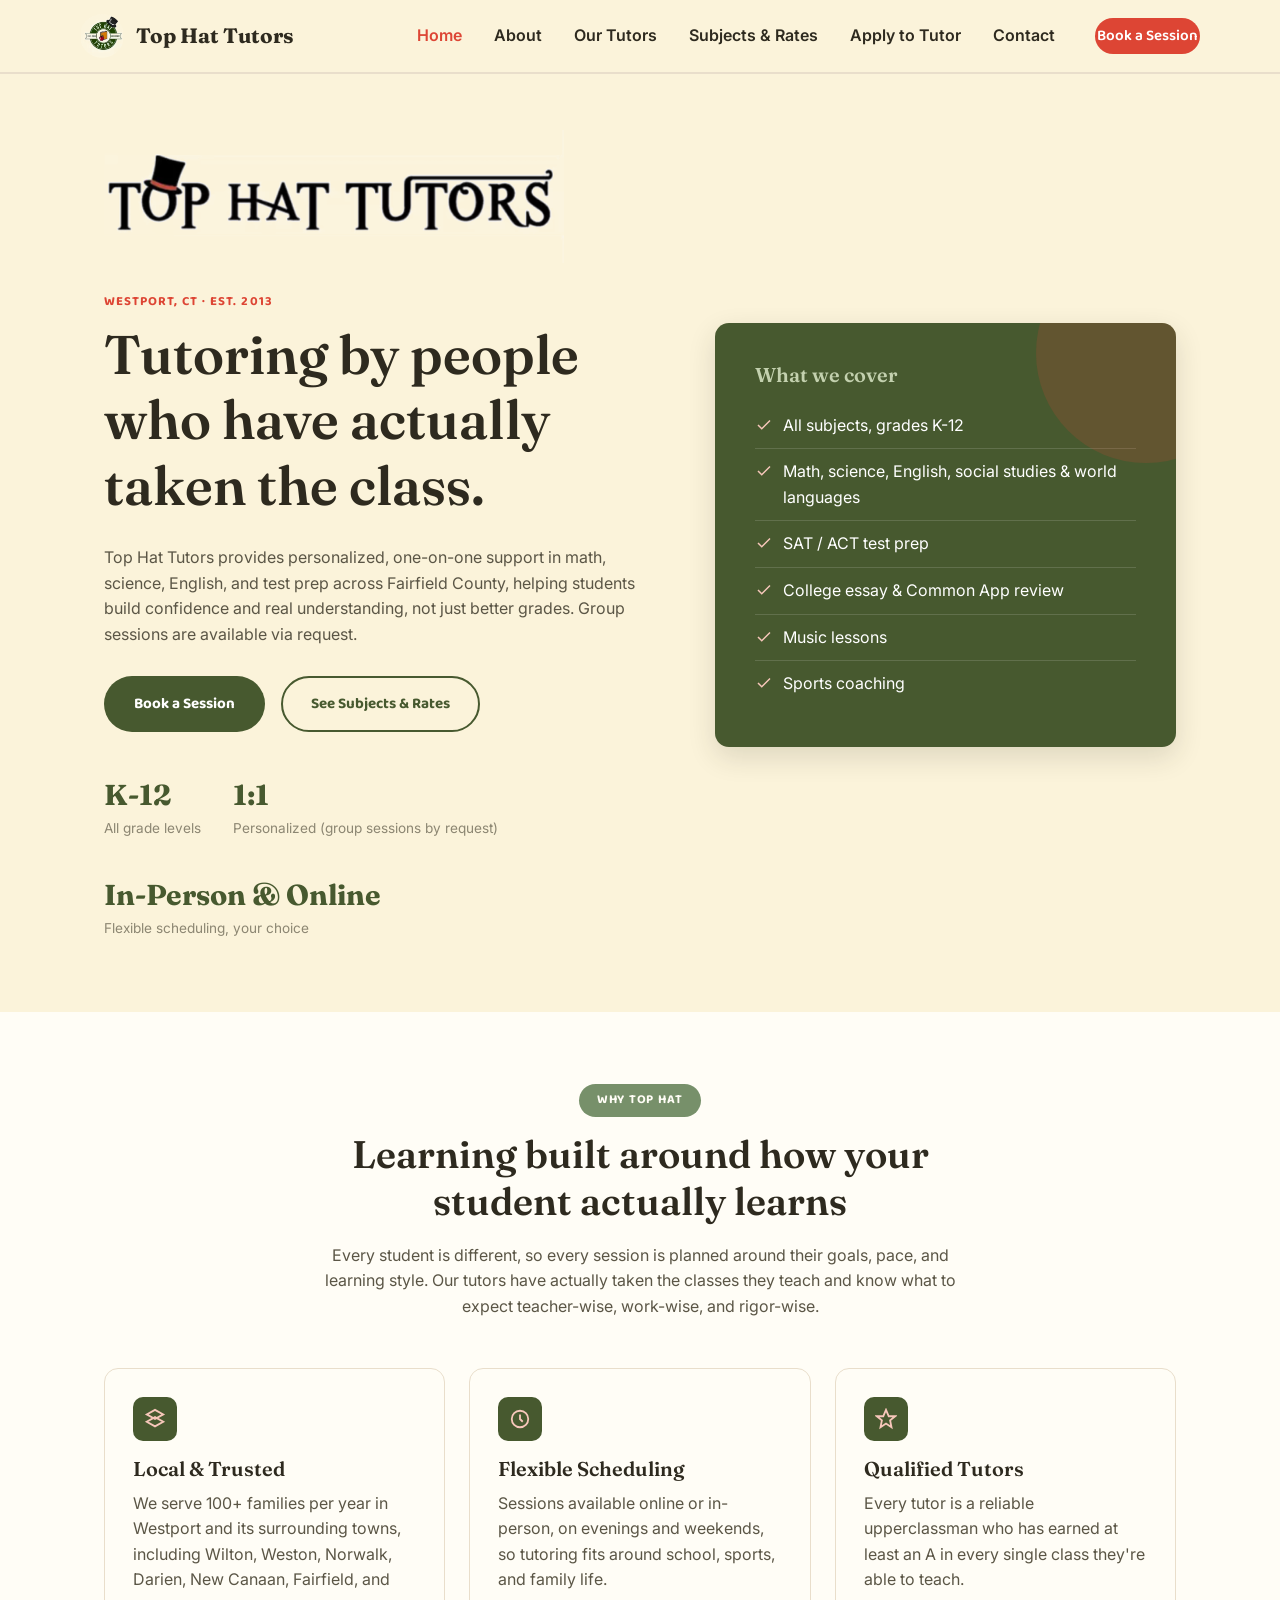
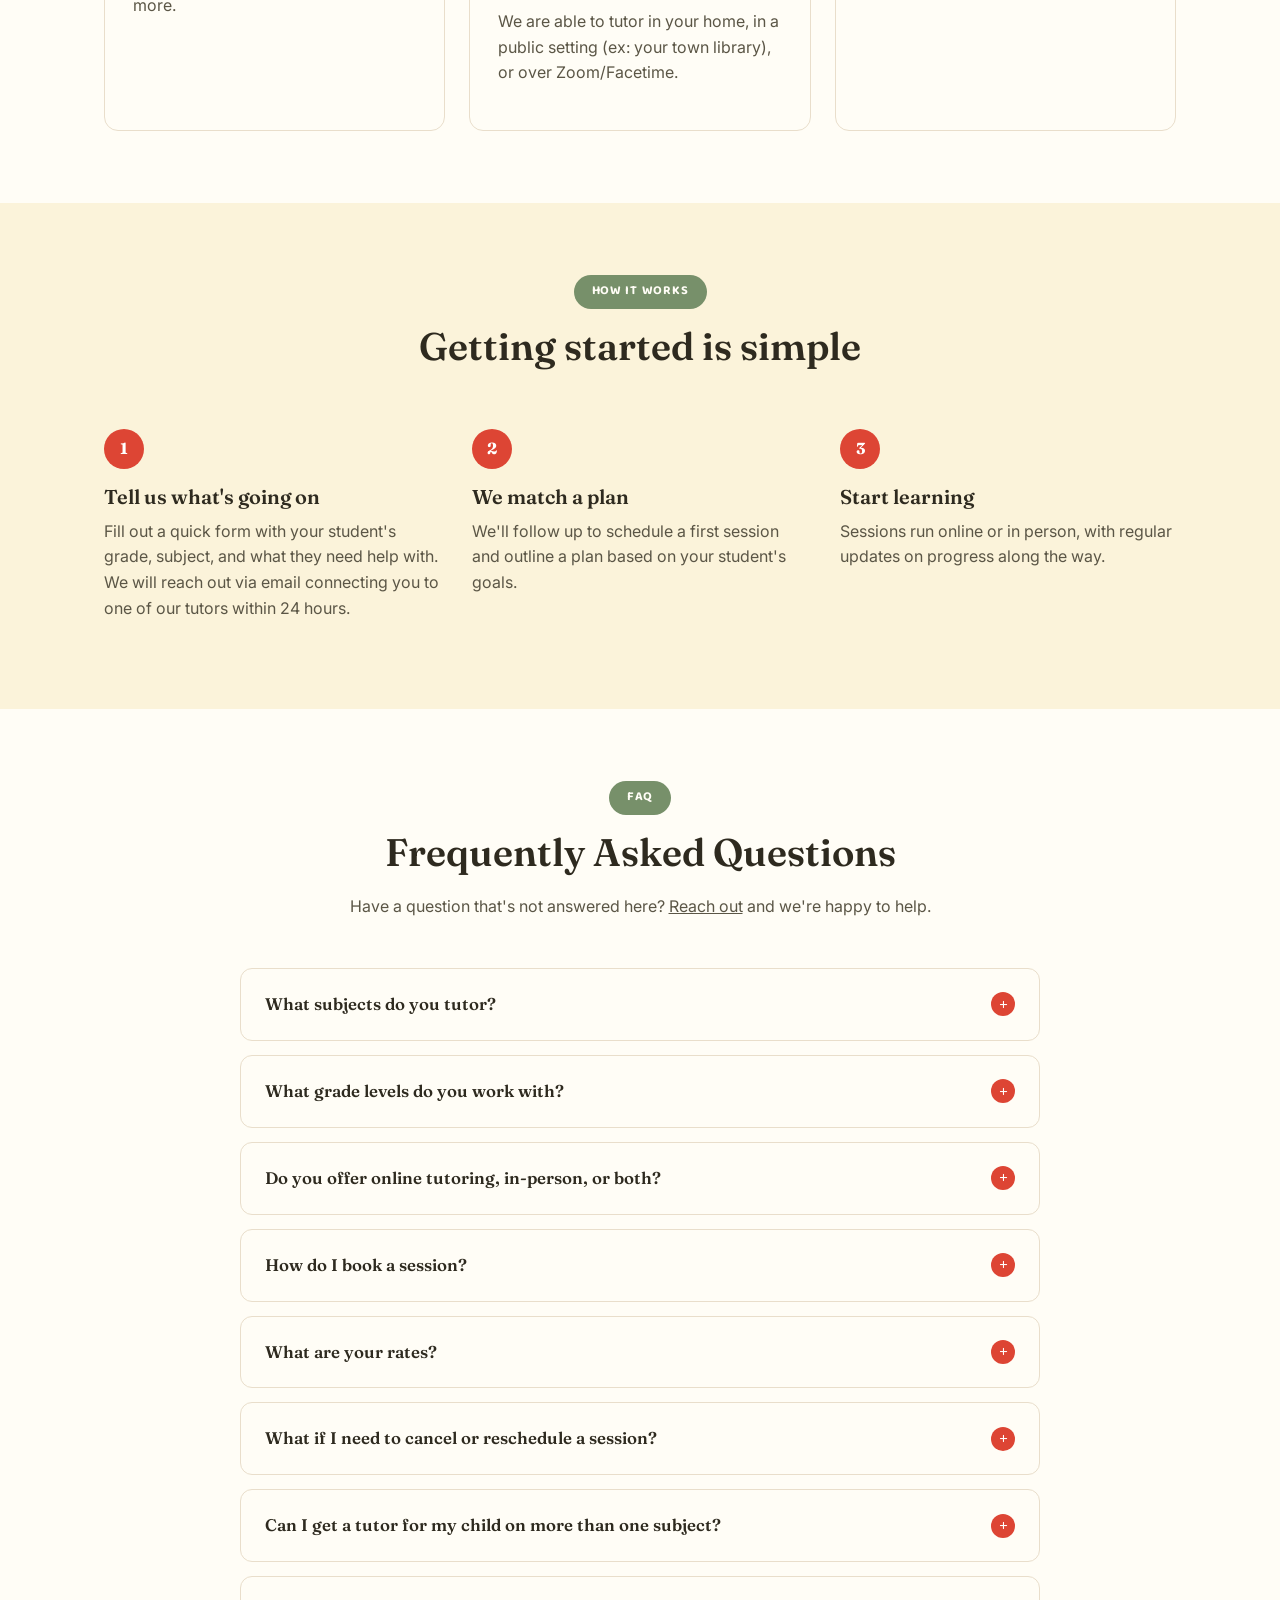
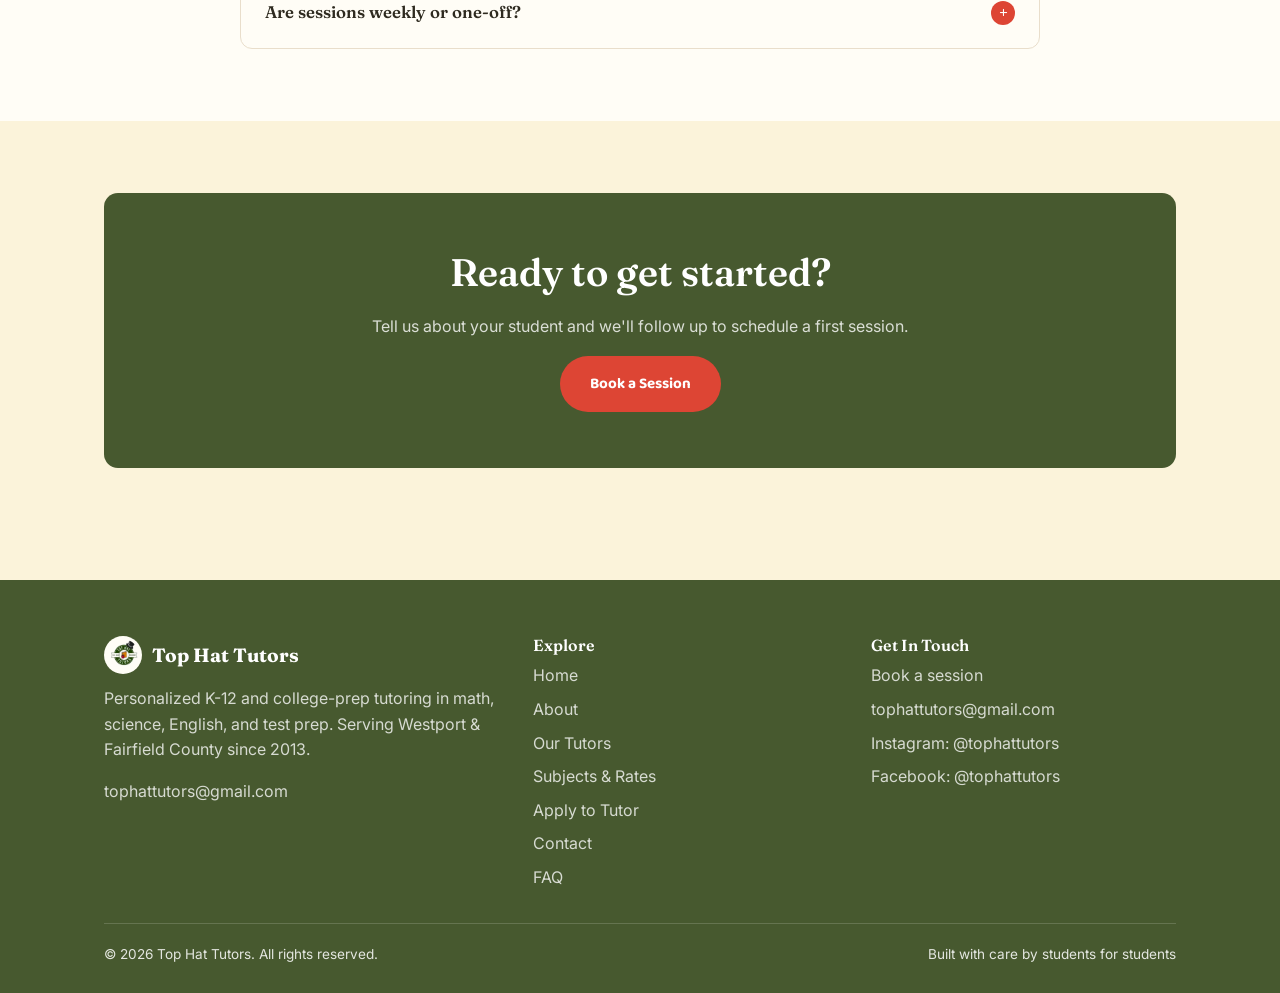
<file: index.html>
<!DOCTYPE html>
<html lang="en">
<head>
<meta charset="UTF-8">
<meta name="viewport" content="width=device-width, initial-scale=1.0">
<title>Top Hat Tutors | Personalized K-12 &amp; Test Prep Tutoring in Westport, CT</title>
<meta name="description" content="Top Hat Tutors offers one-on-one tutoring in math, science, English, college essay coaching, and SAT/ACT prep for K-12 students across Fairfield County.">
<link rel="canonical" href="https://tophattutors.com/">
<meta property="og:type" content="website">
<meta property="og:url" content="https://tophattutors.com/">
<meta property="og:title" content="Top Hat Tutors | Personalized K-12 & Test Prep Tutoring in Westport, CT">
<meta property="og:description" content="Top Hat Tutors offers one-on-one tutoring in math, science, English, college essay coaching, and SAT/ACT prep for K-12 students across Fairfield County.">
<meta property="og:image" content="https://tophattutors.com/assets/logo/badge.png">
<meta name="twitter:card" content="summary">
<link rel="icon" type="image/png" href="assets/logo/badge.png">
<script type="application/ld+json">
{
  "@context": "https://schema.org",
  "@type": "TutoringService",
  "name": "Top Hat Tutors",
  "url": "https://tophattutors.com/",
  "logo": "https://tophattutors.com/assets/logo/badge.png",
  "email": "tophattutors@gmail.com",
  "foundingDate": "2013",
  "address": {
    "@type": "PostalAddress",
    "addressLocality": "Westport",
    "addressRegion": "CT",
    "addressCountry": "US"
  },
  "areaServed": ["Westport, CT", "Fairfield, CT", "Norwalk, CT", "Darien, CT", "Weston, CT", "Wilton, CT", "New Canaan, CT"],
  "sameAs": [
    "https://www.instagram.com/tophattutors",
    "https://www.facebook.com/tophattutors"
  ]
}
</script>
<link rel="preconnect" href="https://fonts.googleapis.com">
<link href="https://fonts.googleapis.com/css2?family=Fraunces:wght@600;700&family=Baloo+2:wght@600;700&family=Inter:wght@400;500;600;700&display=swap" rel="stylesheet">
<link rel="stylesheet" href="css/style.css">
</head>
<body>

<header class="site-header">
  <nav class="nav container">
    <a href="index.html" class="brand">
      <img src="assets/logo/badge.png" alt="Top Hat Tutors logo" class="brand-badge">
      Top Hat Tutors
    </a>
    <button class="nav-toggle" aria-label="Toggle navigation" aria-expanded="false">
      <span></span><span></span><span></span>
    </button>
    <ul class="nav-links">
      <li><a href="index.html">Home</a></li>
      <li><a href="about.html">About</a></li>
      <li><a href="tutors.html">Our Tutors</a></li>
      <li><a href="subjects.html">Subjects &amp; Rates</a></li>
      <li><a href="apply.html">Apply to Tutor</a></li>
      <li><a href="contact.html">Contact</a></li>
      <li><a href="contact.html" class="btn btn-accent nav-cta">Book a Session</a></li>
    </ul>
  </nav>
</header>

<main>

  <section class="hero">
    <div class="container hero-grid">
      <div>
        <img src="assets/logo/wordmark.png" alt="Top Hat Tutors" class="hero-wordmark">
        <span class="eyebrow">Westport, CT &middot; Est. 2013</span>
        <h1>Tutoring by people who have actually taken the class.</h1>
        <p>Top Hat Tutors provides personalized, one-on-one support in math, science, English, and test prep across Fairfield County, helping students build confidence and real understanding, not just better grades. Group sessions are available via request.</p>
        <div class="hero-actions">
          <a href="contact.html" class="btn btn-primary">Book a Session</a>
          <a href="subjects.html" class="btn btn-outline">See Subjects &amp; Rates</a>
        </div>
        <div class="hero-stats">
          <div>
            <div class="stat-number">K-12</div>
            <div class="stat-label">All grade levels</div>
          </div>
          <div>
            <div class="stat-number">1:1</div>
            <div class="stat-label">Personalized (group sessions by request)</div>
          </div>
          <div>
            <div class="stat-number">In-Person &amp; Online</div>
            <div class="stat-label">Flexible scheduling, your choice</div>
          </div>
        </div>
      </div>
      <div class="hero-card">
        <h3>What we cover</h3>
        <ul>
          <li>
            <svg width="18" height="18" viewBox="0 0 24 24" fill="none" stroke="currentColor" stroke-width="2"><path d="M20 6L9 17l-5-5"/></svg>
            All subjects, grades K-12
          </li>
          <li>
            <svg width="18" height="18" viewBox="0 0 24 24" fill="none" stroke="currentColor" stroke-width="2"><path d="M20 6L9 17l-5-5"/></svg>
            Math, science, English, social studies &amp; world languages
          </li>
          <li>
            <svg width="18" height="18" viewBox="0 0 24 24" fill="none" stroke="currentColor" stroke-width="2"><path d="M20 6L9 17l-5-5"/></svg>
            SAT / ACT test prep
          </li>
          <li>
            <svg width="18" height="18" viewBox="0 0 24 24" fill="none" stroke="currentColor" stroke-width="2"><path d="M20 6L9 17l-5-5"/></svg>
            College essay &amp; Common App review
          </li>
          <li>
            <svg width="18" height="18" viewBox="0 0 24 24" fill="none" stroke="currentColor" stroke-width="2"><path d="M20 6L9 17l-5-5"/></svg>
            Music lessons
          </li>
          <li>
            <svg width="18" height="18" viewBox="0 0 24 24" fill="none" stroke="currentColor" stroke-width="2"><path d="M20 6L9 17l-5-5"/></svg>
            Sports coaching
          </li>
        </ul>
      </div>
    </div>
  </section>

  <section class="alt-bg">
    <div class="container">
      <div class="section-head">
        <span class="section-tag">Why Top Hat</span>
        <h2>Learning built around how your student actually learns</h2>
        <p>Every student is different, so every session is planned around their goals, pace, and learning style. Our tutors have actually taken the classes they teach and know what to expect teacher-wise, work-wise, and rigor-wise.</p>
      </div>
      <div class="grid grid-3">
        <div class="card">
          <div class="icon">
            <svg width="22" height="22" viewBox="0 0 24 24" fill="none" stroke="currentColor" stroke-width="2"><path d="M12 20l9-5-9-5-9 5 9 5z"/><path d="M12 12L3 7l9-5 9 5-9 5z"/></svg>
          </div>
          <h3>Local &amp; Trusted</h3>
          <p>We serve 100+ families per year in Westport and its surrounding towns, including Wilton, Weston, Norwalk, Darien, New Canaan, Fairfield, and more.</p>
        </div>
        <div class="card">
          <div class="icon">
            <svg width="22" height="22" viewBox="0 0 24 24" fill="none" stroke="currentColor" stroke-width="2"><circle cx="12" cy="12" r="9"/><path d="M12 7v5l3 3"/></svg>
          </div>
          <h3>Flexible Scheduling</h3>
          <p>Sessions available online or in-person, on evenings and weekends, so tutoring fits around school, sports, and family life.</p>
         <p>We are able to tutor in your home, in a public setting (ex: your town library), or over Zoom/Facetime.</p>
        </div>
        <div class="card">
          <div class="icon">
            <svg width="22" height="22" viewBox="0 0 24 24" fill="none" stroke="currentColor" stroke-width="2"><path d="M12 2l3 7h7l-5.5 4.5L18 21l-6-4-6 4 1.5-7.5L2 9h7z"/></svg>
          </div>
          <h3>Qualified Tutors</h3>
          <p>Every tutor is a reliable upperclassman who has earned at least an A in every single class they're able to teach.</p>
        </div>
      </div>
    </div>
  </section>

  <section>
    <div class="container">
      <div class="section-head">
        <span class="section-tag">How It Works</span>
        <h2>Getting started is simple</h2>
      </div>
      <div class="steps">
        <div class="step">
          <div class="step-number">1</div>
          <h3>Tell us what's going on</h3>
          <p>Fill out a quick form with your student's grade, subject, and what they need help with. We will reach out via email connecting you to one of our tutors within 24 hours.</p>
        </div>
        <div class="step">
          <div class="step-number">2</div>
          <h3>We match a plan</h3>
          <p>We'll follow up to schedule a first session and outline a plan based on your student's goals.</p>
        </div>
        <div class="step">
          <div class="step-number">3</div>
          <h3>Start learning</h3>
          <p>Sessions run online or in person, with regular updates on progress along the way.</p>
        </div>
      </div>
    </div>
  </section>

  <section class="alt-bg" id="faq">
    <div class="container">
      <div class="section-head">
        <span class="section-tag">FAQ</span>
        <h2>Frequently Asked Questions</h2>
        <p>Have a question that's not answered here? <a href="contact.html">Reach out</a> and we're happy to help.</p>
      </div>
      <div class="faq-list">
        <details class="faq-item">
          <summary>What subjects do you tutor?<span class="faq-icon">+</span></summary>
          <p class="faq-answer">We cover all K-12 subjects, with a focus on math, science, English/writing, social studies, world language, SAT/ACT prep, and college essay coaching. See our <a href="subjects.html">Subjects &amp; Rates</a> page for the full list.</p>
        </details>
        <details class="faq-item">
          <summary>What grade levels do you work with?<span class="faq-icon">+</span></summary>
          <!-- EDIT ME -->
          <p class="faq-answer">We tutor students from elementary school through 12th grade, plus college essay coaching for graduating seniors.</p>
        </details>
        <details class="faq-item">
          <summary>Do you offer online tutoring, in-person, or both?<span class="faq-icon">+</span></summary>
          <!-- EDIT ME -->
          <p class="faq-answer">Both! Many of our tutors offer online sessions, and some also tutor in person depending on location. We are able to meet you in your home or in a public space (such as your local library)- whatever you and your child are most comfortable with! Check each tutor's profile on our <a href="tutors.html">Our Tutors</a> page for details.</p>
        </details>
        <details class="faq-item">
          <summary>How do I book a session?<span class="faq-icon">+</span></summary>
          <p class="faq-answer">Fill out the form on our <a href="contact.html">Contact</a> page with your student's grade, subject, and availability, and we'll follow up within 24 hours to schedule a first session.</p>
        </details>
        <details class="faq-item">
          <summary>What are your rates?<span class="faq-icon">+</span></summary>
          <!-- EDIT ME -->
          <p class="faq-answer">Rates vary by subject and session length. See our <a href="subjects.html">Subjects &amp; Rates</a> page for current pricing, including package discounts.</p>
        </details>
        <details class="faq-item">
          <summary>What if I need to cancel or reschedule a session?<span class="faq-icon">+</span></summary>
          <!-- EDIT ME -->
          <p class="faq-answer">We ask for at least 24 hours notice to cancel or reschedule a session whenever possible. Our tutors are busy students, so please try and be respectful with their time. Contact your tutor directly to make any changes.</p>
           </details>
        <details class="faq-item">
          <summary>Can I get a tutor for my child on more than one subject?<span class="faq-icon">+</span></summary>
          <!-- EDIT ME -->
          <p class="faq-answer">Yes! Many of our clients want support in more than one subject. Depending on which subjects, we will either connect you to one tutor who can help with everything or multiple tutors (one for each subject). This is done to ensure that all tutors are qualified to teach the subject your child needs help on. If you have a preference for either one/multiple tutors, include that under the "additional information" section on your client form and we would be happy to accomodate!</p>
           </details>
        <details class="faq-item">
          <summary>Are sessions weekly or one-off?<span class="faq-icon">+</span></summary>
          <!-- EDIT ME -->
          <p class="faq-answer">They can be either! Whether you want one-off help before a big test or recurring sessions to keep your student on track, we are able to schedule based upon your needs. </p>
        </details>
      </div>
    </div>
  </section>

  <section>
    <div class="container">
      <div class="cta-band">
        <h2>Ready to get started?</h2>
        <p>Tell us about your student and we'll follow up to schedule a first session.</p>
        <a href="contact.html" class="btn btn-accent">Book a Session</a>
      </div>
    </div>
  </section>

</main>

<footer class="site-footer">
  <div class="container">
    <div class="footer-grid">
      <div>
        <div class="footer-brand">
          <img src="assets/logo/badge.png" alt="Top Hat Tutors logo" class="brand-badge">
          Top Hat Tutors
        </div>
        <p>Personalized K-12 and college-prep tutoring in math, science, English, and test prep. Serving Westport &amp; Fairfield County since 2013.</p>
        <p><a href="mailto:tophattutors@gmail.com">tophattutors@gmail.com</a></p>
      </div>
      <div>
        <h4>Explore</h4>
        <ul class="footer-links">
          <li><a href="index.html">Home</a></li>
          <li><a href="about.html">About</a></li>
          <li><a href="tutors.html">Our Tutors</a></li>
          <li><a href="subjects.html">Subjects &amp; Rates</a></li>
          <li><a href="apply.html">Apply to Tutor</a></li>
          <li><a href="contact.html">Contact</a></li>
          <li><a href="index.html#faq">FAQ</a></li>
        </ul>
      </div>
      <div>
        <h4>Get In Touch</h4>
        <ul class="footer-links">
          <li><a href="contact.html">Book a session</a></li>
          <li><a href="mailto:tophattutors@gmail.com">tophattutors@gmail.com</a></li>
          <li><a href="https://www.instagram.com/tophattutors" target="_blank" rel="noopener">Instagram: @tophattutors</a></li>
          <li><a href="https://www.facebook.com/tophattutors" target="_blank" rel="noopener">Facebook: @tophattutors</a></li>
        </ul>
      </div>
    </div>
    <div class="footer-bottom">
      <span>&copy; <span id="year"></span> Top Hat Tutors. All rights reserved.</span>
      <span>Built with care by students for students</span>
    </div>
  </div>
</footer>

<script src="js/main.js"></script>
</body>
</html>
</file>
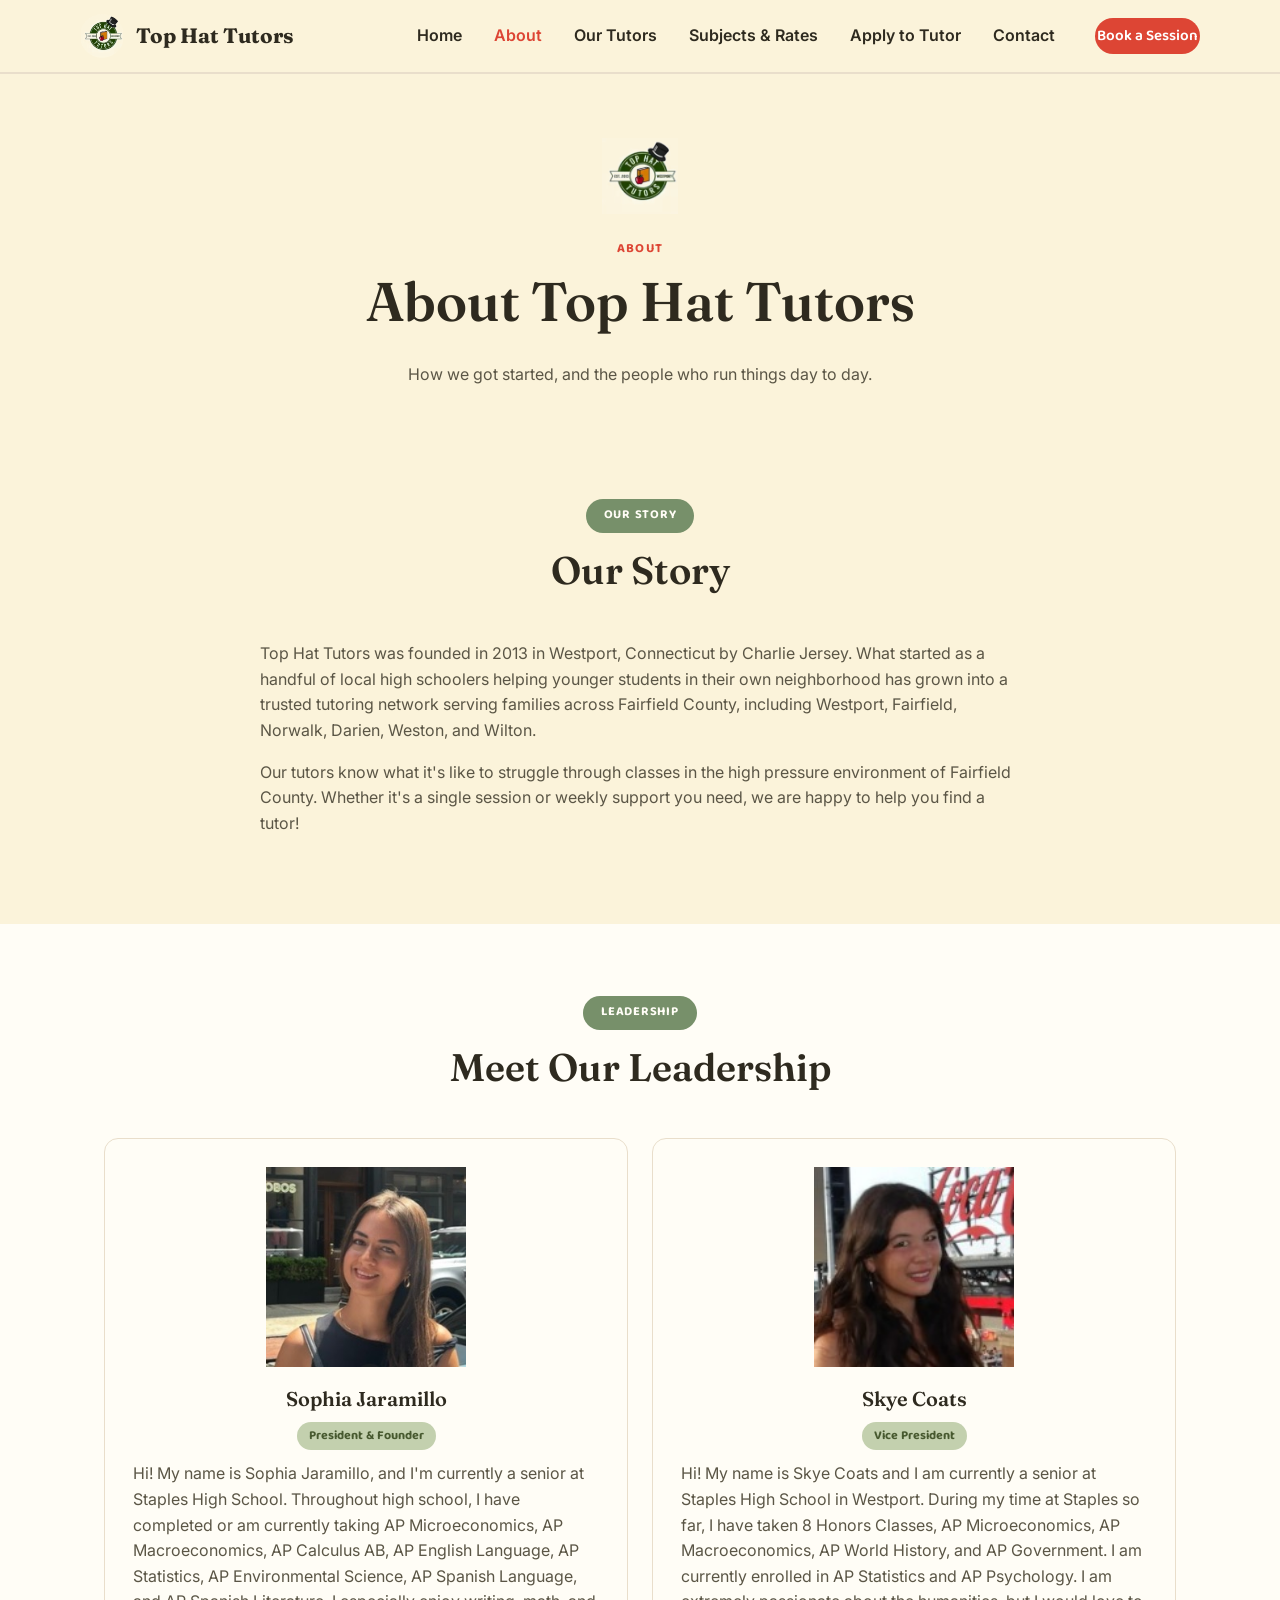
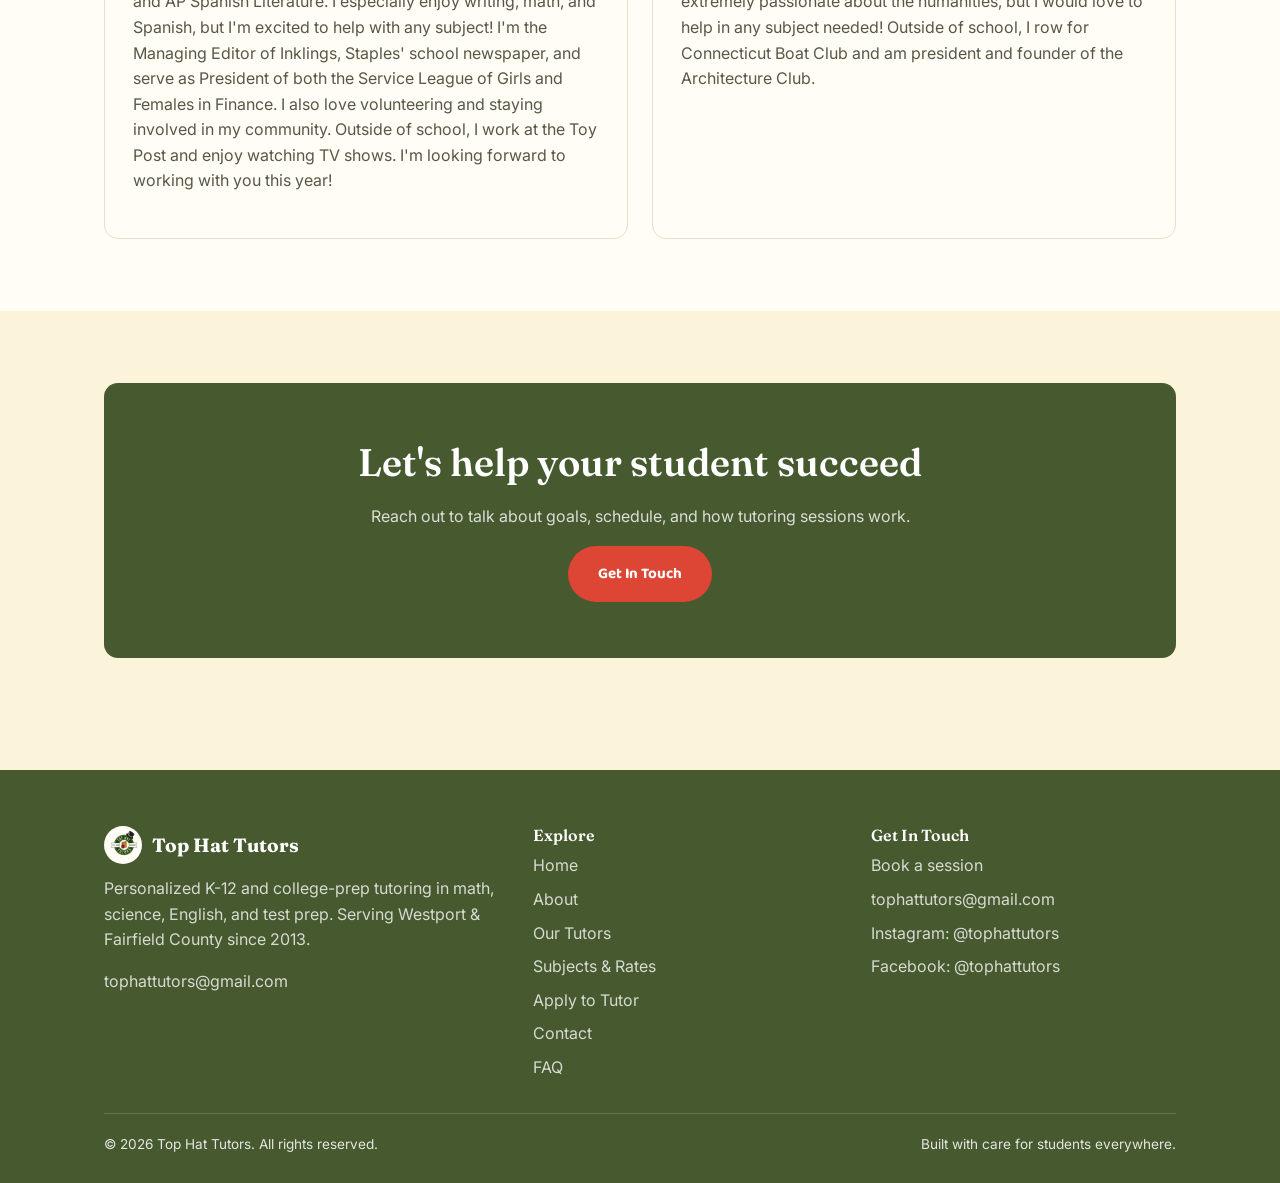
<file: about.html>
<!DOCTYPE html>
<html lang="en">
<head>
<meta charset="UTF-8">
<meta name="viewport" content="width=device-width, initial-scale=1.0">
<title>About | Top Hat Tutors</title>
<meta name="description" content="Meet the team behind Top Hat Tutors and learn about our teaching philosophy.">
<link rel="canonical" href="https://tophattutors.com/about.html">
<meta property="og:type" content="website">
<meta property="og:url" content="https://tophattutors.com/about.html">
<meta property="og:title" content="About | Top Hat Tutors">
<meta property="og:description" content="Meet the team behind Top Hat Tutors and learn about our teaching philosophy.">
<meta property="og:image" content="https://tophattutors.com/assets/logo/badge.png">
<meta name="twitter:card" content="summary">
<link rel="icon" type="image/png" href="assets/logo/badge.png">
<link rel="preconnect" href="https://fonts.googleapis.com">
<link href="https://fonts.googleapis.com/css2?family=Fraunces:wght@600;700&family=Baloo+2:wght@600;700&family=Inter:wght@400;500;600;700&display=swap" rel="stylesheet">
<link rel="stylesheet" href="css/style.css">
</head>
<body>

<header class="site-header">
  <nav class="nav container">
    <a href="index.html" class="brand">
      <img src="assets/logo/badge.png" alt="Top Hat Tutors logo" class="brand-badge">
      Top Hat Tutors
    </a>
    <button class="nav-toggle" aria-label="Toggle navigation" aria-expanded="false">
      <span></span><span></span><span></span>
    </button>
    <ul class="nav-links">
      <li><a href="index.html">Home</a></li>
      <li><a href="about.html">About</a></li>
      <li><a href="tutors.html">Our Tutors</a></li>
      <li><a href="subjects.html">Subjects &amp; Rates</a></li>
      <li><a href="apply.html">Apply to Tutor</a></li>
      <li><a href="contact.html">Contact</a></li>
      <li><a href="contact.html" class="btn btn-accent nav-cta">Book a Session</a></li>
    </ul>
  </nav>
</header>

<main>

  <section class="page-hero">
    <div class="container">
      <img src="assets/logo/badge.png" alt="Top Hat Tutors badge" class="page-badge">
      <span class="eyebrow">About</span>
      <h1>About Top Hat Tutors</h1>
      <p>How we got started, and the people who run things day to day.</p>
    </div>
  </section>

  <section>
    <div class="container">
      <div class="section-head">
        <span class="section-tag">Our Story</span>
        <h2>Our Story</h2>
      </div>
      <div style="max-width: 760px; margin: 0 auto;">
        <p>
          Top Hat Tutors was founded in 2013 in Westport, Connecticut by Charlie Jersey. What
          started as a handful of local high schoolers helping younger students in their own
          neighborhood has grown into a trusted tutoring network serving families across
          Fairfield County, including Westport, Fairfield, Norwalk, Darien, Weston, and Wilton.
        </p>
        <p>
          Our tutors know what it's like to struggle through classes in the high pressure
          environment of Fairfield County. Whether it's a single session or weekly support you
          need, we are happy to help you find a tutor!
        </p>
      </div>
    </div>
  </section>

  <section class="alt-bg">
    <div class="container">
      <div class="section-head">
        <span class="section-tag">Leadership</span>
        <h2>Meet Our Leadership</h2>
      </div>
      <div class="grid grid-2">
        <div class="card">
          <figure class="photo-frame" style="max-width: 200px; aspect-ratio: 1 / 1; margin: 0 auto 20px;">
            <img src="assets/tutors/sophia-jaramillo.jpg" alt="Sophia Jaramillo" style="width: 100%; height: 100%; object-fit: cover;">
          </figure>
          <h3 style="text-align: center;">Sophia Jaramillo</h3>
          <div style="text-align: center; margin-bottom: 14px;">
            <span class="tag">President &amp; Founder</span>
          </div>
          <p>
            Hi! My name is Sophia Jaramillo, and I'm currently a senior at Staples High School. Throughout high school, I have completed or am currently taking AP Microeconomics, AP Macroeconomics, AP Calculus AB, AP English Language, AP Statistics, AP Environmental Science, AP Spanish Language, and AP Spanish Literature. I especially enjoy writing, math, and Spanish, but I'm excited to help with any subject! I'm the Managing Editor of Inklings, Staples' school newspaper, and serve as President of both the Service League of Girls and Females in Finance. I also love volunteering and staying involved in my community. Outside of school, I work at the Toy Post and enjoy watching TV shows. I'm looking forward to working with you this year!
          </p>
        </div>
        <div class="card">
          <figure class="photo-frame" style="max-width: 200px; aspect-ratio: 1 / 1; margin: 0 auto 20px;">
            <img src="assets/tutors/skye-coats.jpg" alt="Skye Coats" style="width: 100%; height: 100%; object-fit: cover;">
          </figure>
          <h3 style="text-align: center;">Skye Coats</h3>
          <div style="text-align: center; margin-bottom: 14px;">
            <span class="tag">Vice President</span>
          </div>
          <p>
            Hi! My name is Skye Coats and I am currently a senior at Staples High School in Westport. During my time at Staples so far, I have taken 8 Honors Classes, AP Microeconomics, AP Macroeconomics, AP World History, and AP Government. I am currently enrolled in AP Statistics and AP Psychology. I am extremely passionate about the humanities, but I would love to help in any subject needed! Outside of school, I row for Connecticut Boat Club and am president and founder of the Architecture Club.
          </p>
        </div>
      </div>
    </div>
  </section>

  <section>
    <div class="container">
      <div class="cta-band">
        <h2>Let's help your student succeed</h2>
        <p>Reach out to talk about goals, schedule, and how tutoring sessions work.</p>
        <a href="contact.html" class="btn btn-accent">Get In Touch</a>
      </div>
    </div>
  </section>

</main>

<footer class="site-footer">
  <div class="container">
    <div class="footer-grid">
      <div>
        <div class="footer-brand">
          <img src="assets/logo/badge.png" alt="Top Hat Tutors logo" class="brand-badge">
          Top Hat Tutors
        </div>
        <p>Personalized K-12 and college-prep tutoring in math, science, English, and test prep. Serving Westport &amp; Fairfield County since 2013.</p>
        <p><a href="mailto:tophattutors@gmail.com">tophattutors@gmail.com</a></p>
      </div>
      <div>
        <h4>Explore</h4>
        <ul class="footer-links">
          <li><a href="index.html">Home</a></li>
          <li><a href="about.html">About</a></li>
          <li><a href="tutors.html">Our Tutors</a></li>
          <li><a href="subjects.html">Subjects &amp; Rates</a></li>
          <li><a href="apply.html">Apply to Tutor</a></li>
          <li><a href="contact.html">Contact</a></li>
          <li><a href="index.html#faq">FAQ</a></li>
        </ul>
      </div>
      <div>
        <h4>Get In Touch</h4>
        <ul class="footer-links">
          <li><a href="contact.html">Book a session</a></li>
          <li><a href="mailto:tophattutors@gmail.com">tophattutors@gmail.com</a></li>
          <li><a href="https://www.instagram.com/tophattutors" target="_blank" rel="noopener">Instagram: @tophattutors</a></li>
          <li><a href="https://www.facebook.com/tophattutors" target="_blank" rel="noopener">Facebook: @tophattutors</a></li>
        </ul>
      </div>
    </div>
    <div class="footer-bottom">
      <span>&copy; <span id="year"></span> Top Hat Tutors. All rights reserved.</span>
      <span>Built with care for students everywhere.</span>
    </div>
  </div>
</footer>

<script src="js/main.js"></script>
</body>
</html>
</file>
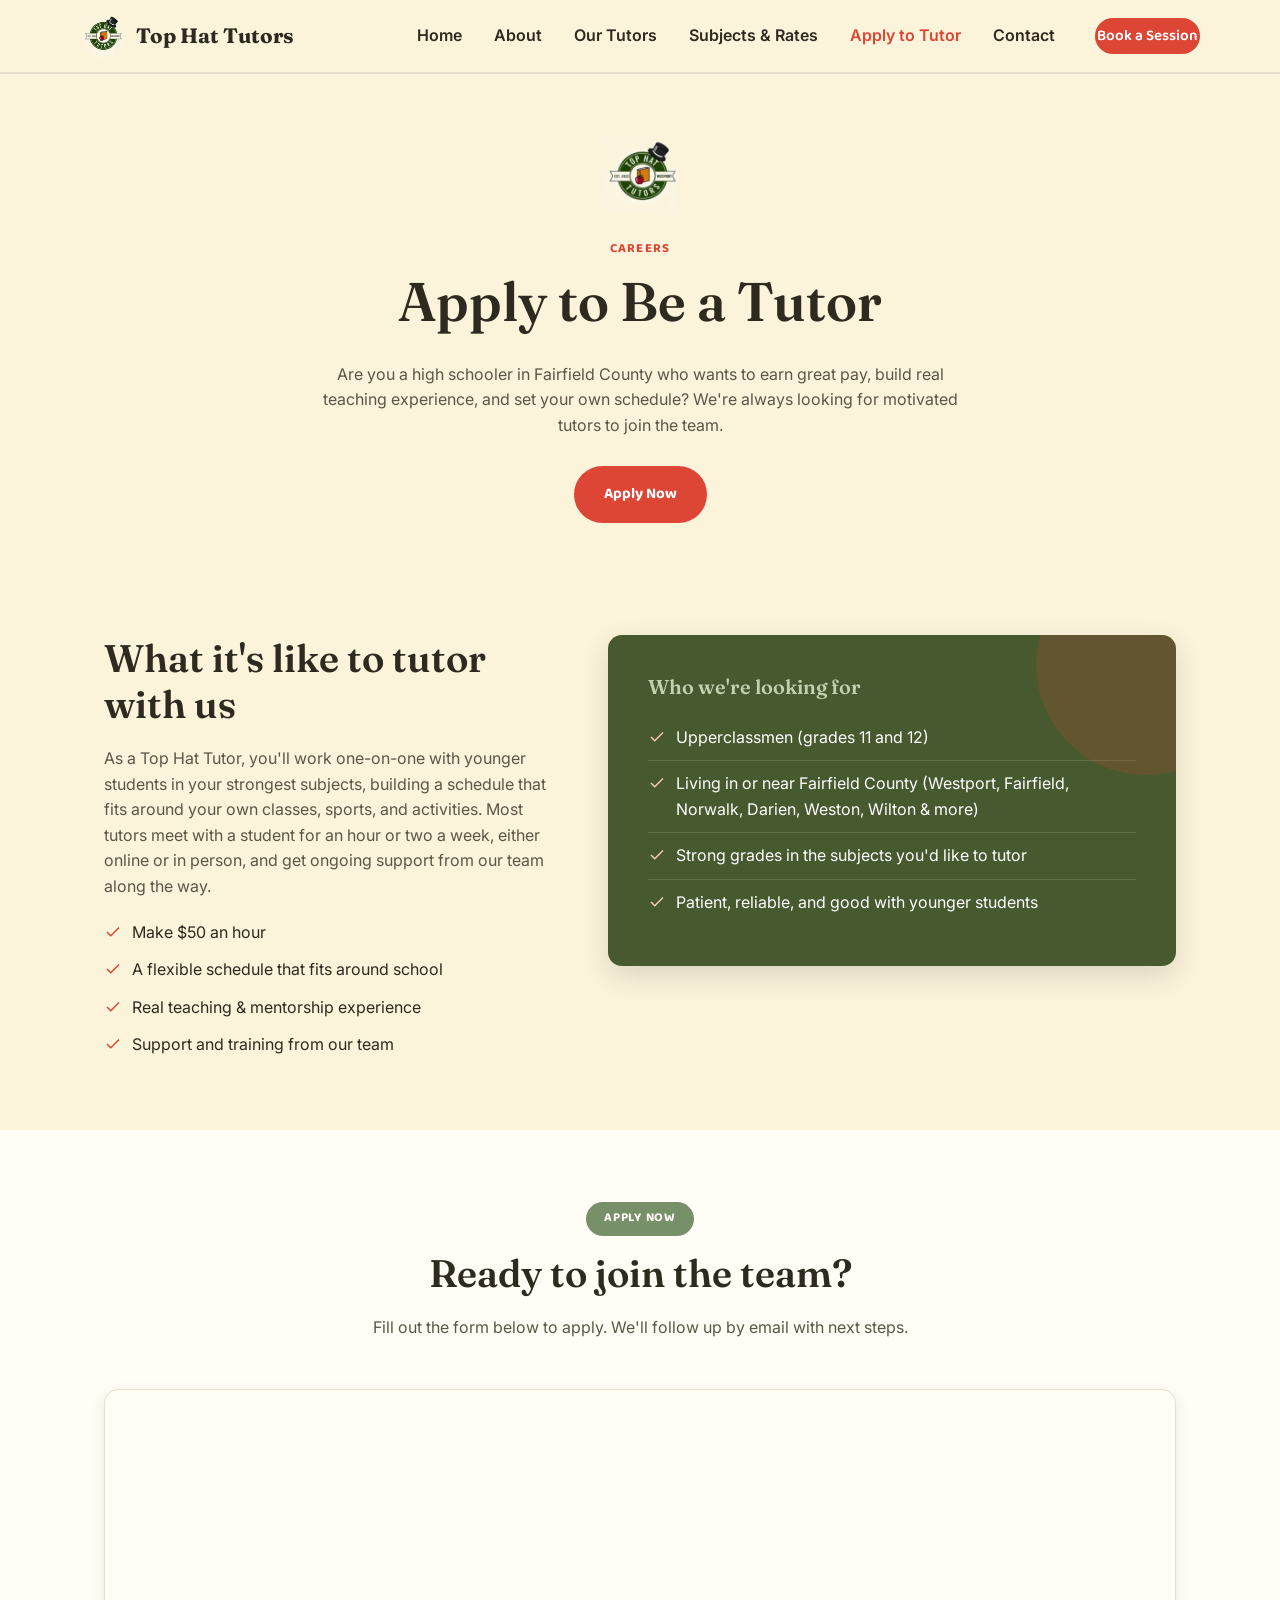
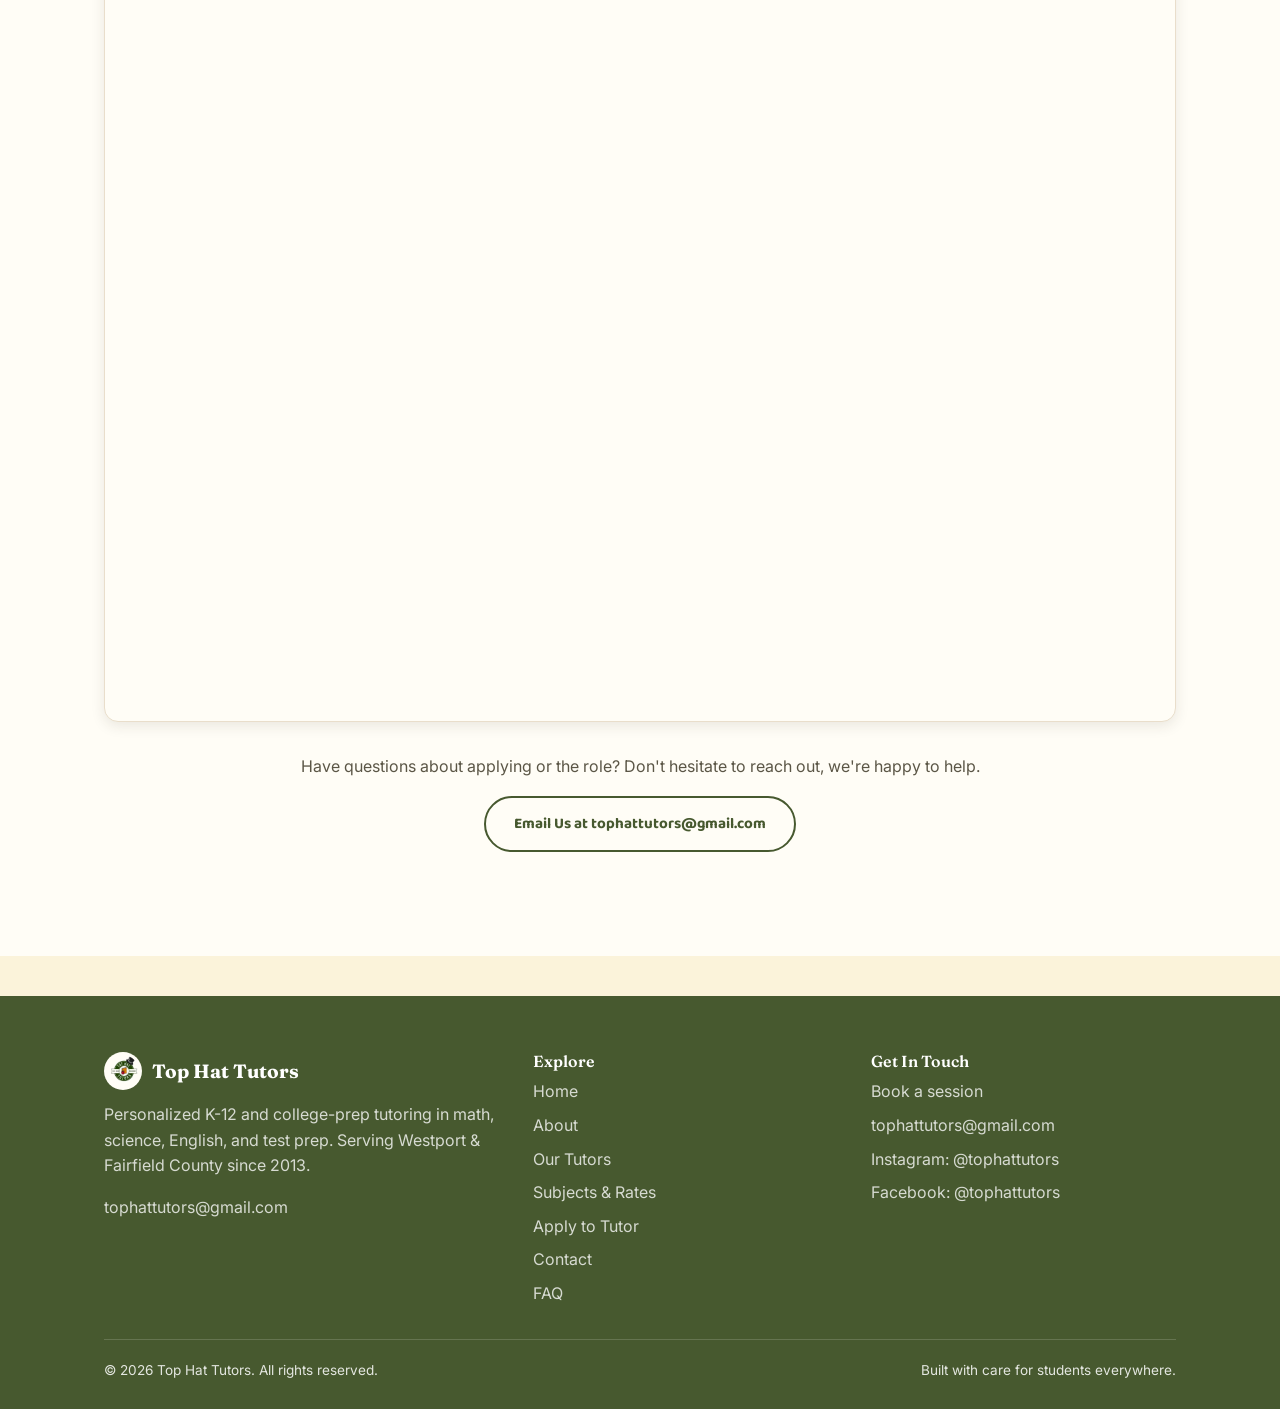
<file: apply.html>
<!DOCTYPE html>
<html lang="en">
<head>
<meta charset="UTF-8">
<meta name="viewport" content="width=device-width, initial-scale=1.0">
<title>Apply to Be a Tutor | Top Hat Tutors</title>
<meta name="description" content="Apply to become a Top Hat Tutors tutor. Flexible hours, competitive pay, and real teaching experience for motivated upperclassmen in Fairfield County.">
<link rel="canonical" href="https://tophattutors.com/apply.html">
<meta property="og:type" content="website">
<meta property="og:url" content="https://tophattutors.com/apply.html">
<meta property="og:title" content="Apply to Be a Tutor | Top Hat Tutors">
<meta property="og:description" content="Apply to become a Top Hat Tutors tutor. Flexible hours, competitive pay, and real teaching experience for motivated upperclassmen in Fairfield County.">
<meta property="og:image" content="https://tophattutors.com/assets/logo/badge.png">
<meta name="twitter:card" content="summary">
<link rel="icon" type="image/png" href="assets/logo/badge.png">
<link rel="preconnect" href="https://fonts.googleapis.com">
<link href="https://fonts.googleapis.com/css2?family=Fraunces:wght@600;700&family=Baloo+2:wght@600;700&family=Inter:wght@400;500;600;700&display=swap" rel="stylesheet">
<link rel="stylesheet" href="css/style.css">
</head>
<body>

<header class="site-header">
  <nav class="nav container">
    <a href="index.html" class="brand">
      <img src="assets/logo/badge.png" alt="Top Hat Tutors logo" class="brand-badge">
      Top Hat Tutors
    </a>
    <button class="nav-toggle" aria-label="Toggle navigation" aria-expanded="false">
      <span></span><span></span><span></span>
    </button>
    <ul class="nav-links">
      <li><a href="index.html">Home</a></li>
      <li><a href="about.html">About</a></li>
      <li><a href="tutors.html">Our Tutors</a></li>
      <li><a href="subjects.html">Subjects &amp; Rates</a></li>
      <li><a href="apply.html">Apply to Tutor</a></li>
      <li><a href="contact.html">Contact</a></li>
      <li><a href="contact.html" class="btn btn-accent nav-cta">Book a Session</a></li>
    </ul>
  </nav>
</header>

<main>

  <section class="page-hero">
    <div class="container">
      <img src="assets/logo/badge.png" alt="Top Hat Tutors badge" class="page-badge">
      <span class="eyebrow">Careers</span>
      <h1>Apply to Be a Tutor</h1>
      <p>Are you a high schooler in Fairfield County who wants to earn great pay, build real teaching experience, and set your own schedule? We're always looking for motivated tutors to join the team.</p>
      <div class="hero-actions" style="justify-content: center;">
        <a href="#apply-form" class="btn btn-accent">Apply Now</a>
      </div>
    </div>
  </section>

  <section>
    <div class="container contact-grid">
      <div>
        <h2>What it's like to tutor with us</h2>
        <p>
          <!-- EDIT ME: replace with your own description of the role and experience -->
          As a Top Hat Tutor, you'll work one-on-one with younger students in your strongest
          subjects, building a schedule that fits around your own classes, sports, and
          activities. Most tutors meet with a student for an hour or two a week, either
          online or in person, and get ongoing support from our team along the way.
        </p>
        <ul class="credentials">
          <li>
            <svg width="18" height="18" viewBox="0 0 24 24" fill="none" stroke="currentColor" stroke-width="2"><path d="M20 6L9 17l-5-5"/></svg>
            <span><!-- EDIT ME --> Make $50 an hour</span>
          </li>
          <li>
            <svg width="18" height="18" viewBox="0 0 24 24" fill="none" stroke="currentColor" stroke-width="2"><path d="M20 6L9 17l-5-5"/></svg>
            <span>A flexible schedule that fits around school</span>
          </li>
          <li>
            <svg width="18" height="18" viewBox="0 0 24 24" fill="none" stroke="currentColor" stroke-width="2"><path d="M20 6L9 17l-5-5"/></svg>
            <span>Real teaching &amp; mentorship experience</span>
          </li>
          <li>
            <svg width="18" height="18" viewBox="0 0 24 24" fill="none" stroke="currentColor" stroke-width="2"><path d="M20 6L9 17l-5-5"/></svg>
            <span>Support and training from our team</span>
          </li>
        </ul>
      </div>

      <div>
        <div class="hero-card">
          <h3>Who we're looking for</h3>
          <ul>
            <li>
              <svg width="18" height="18" viewBox="0 0 24 24" fill="none" stroke="currentColor" stroke-width="2"><path d="M20 6L9 17l-5-5"/></svg>
              Upperclassmen (grades 11 and 12)
            </li>
            <li>
              <svg width="18" height="18" viewBox="0 0 24 24" fill="none" stroke="currentColor" stroke-width="2"><path d="M20 6L9 17l-5-5"/></svg>
              Living in or near Fairfield County (Westport, Fairfield, Norwalk, Darien, Weston, Wilton &amp; more)
            </li>
            <li>
              <svg width="18" height="18" viewBox="0 0 24 24" fill="none" stroke="currentColor" stroke-width="2"><path d="M20 6L9 17l-5-5"/></svg>
              Strong grades in the subjects you'd like to tutor
            </li>
            <li>
              <svg width="18" height="18" viewBox="0 0 24 24" fill="none" stroke="currentColor" stroke-width="2"><path d="M20 6L9 17l-5-5"/></svg>
              Patient, reliable, and good with younger students
            </li>
          </ul>
        </div>
      </div>
    </div>
  </section>

  <section class="alt-bg" id="apply-form">
    <div class="container">
      <div class="section-head">
        <span class="section-tag">Apply Now</span>
        <h2>Ready to join the team?</h2>
        <p>Fill out the form below to apply. We'll follow up by email with next steps.</p>
      </div>
      <div class="form-embed">
        <iframe
          src="https://docs.google.com/forms/d/1wYIqVNLUzj1sRb_OwXnUk51Mjgwi2L87so-Hq6a1ISs/viewform?embedded=true"
          title="Top Hat Tutors application form">
          Loading form…
        </iframe>
      </div>
      <div class="form-fallback">
        <p>Have questions about applying or the role? Don't hesitate to reach out, we're happy to help.</p>
        <a href="mailto:tophattutors@gmail.com" class="btn btn-outline">Email Us at tophattutors@gmail.com</a>
      </div>
    </div>
  </section>

</main>

<footer class="site-footer">
  <div class="container">
    <div class="footer-grid">
      <div>
        <div class="footer-brand">
          <img src="assets/logo/badge.png" alt="Top Hat Tutors logo" class="brand-badge">
          Top Hat Tutors
        </div>
        <p>Personalized K-12 and college-prep tutoring in math, science, English, and test prep. Serving Westport &amp; Fairfield County since 2013.</p>
        <p><a href="mailto:tophattutors@gmail.com">tophattutors@gmail.com</a></p>
      </div>
      <div>
        <h4>Explore</h4>
        <ul class="footer-links">
          <li><a href="index.html">Home</a></li>
          <li><a href="about.html">About</a></li>
          <li><a href="tutors.html">Our Tutors</a></li>
          <li><a href="subjects.html">Subjects &amp; Rates</a></li>
          <li><a href="apply.html">Apply to Tutor</a></li>
          <li><a href="contact.html">Contact</a></li>
          <li><a href="index.html#faq">FAQ</a></li>
        </ul>
      </div>
      <div>
        <h4>Get In Touch</h4>
        <ul class="footer-links">
          <li><a href="contact.html">Book a session</a></li>
          <li><a href="mailto:tophattutors@gmail.com">tophattutors@gmail.com</a></li>
          <li><a href="https://www.instagram.com/tophattutors" target="_blank" rel="noopener">Instagram: @tophattutors</a></li>
          <li><a href="https://www.facebook.com/tophattutors" target="_blank" rel="noopener">Facebook: @tophattutors</a></li>
        </ul>
      </div>
    </div>
    <div class="footer-bottom">
      <span>&copy; <span id="year"></span> Top Hat Tutors. All rights reserved.</span>
      <span>Built with care for students everywhere.</span>
    </div>
  </div>
</footer>

<script src="js/main.js"></script>
</body>
</html>
</file>
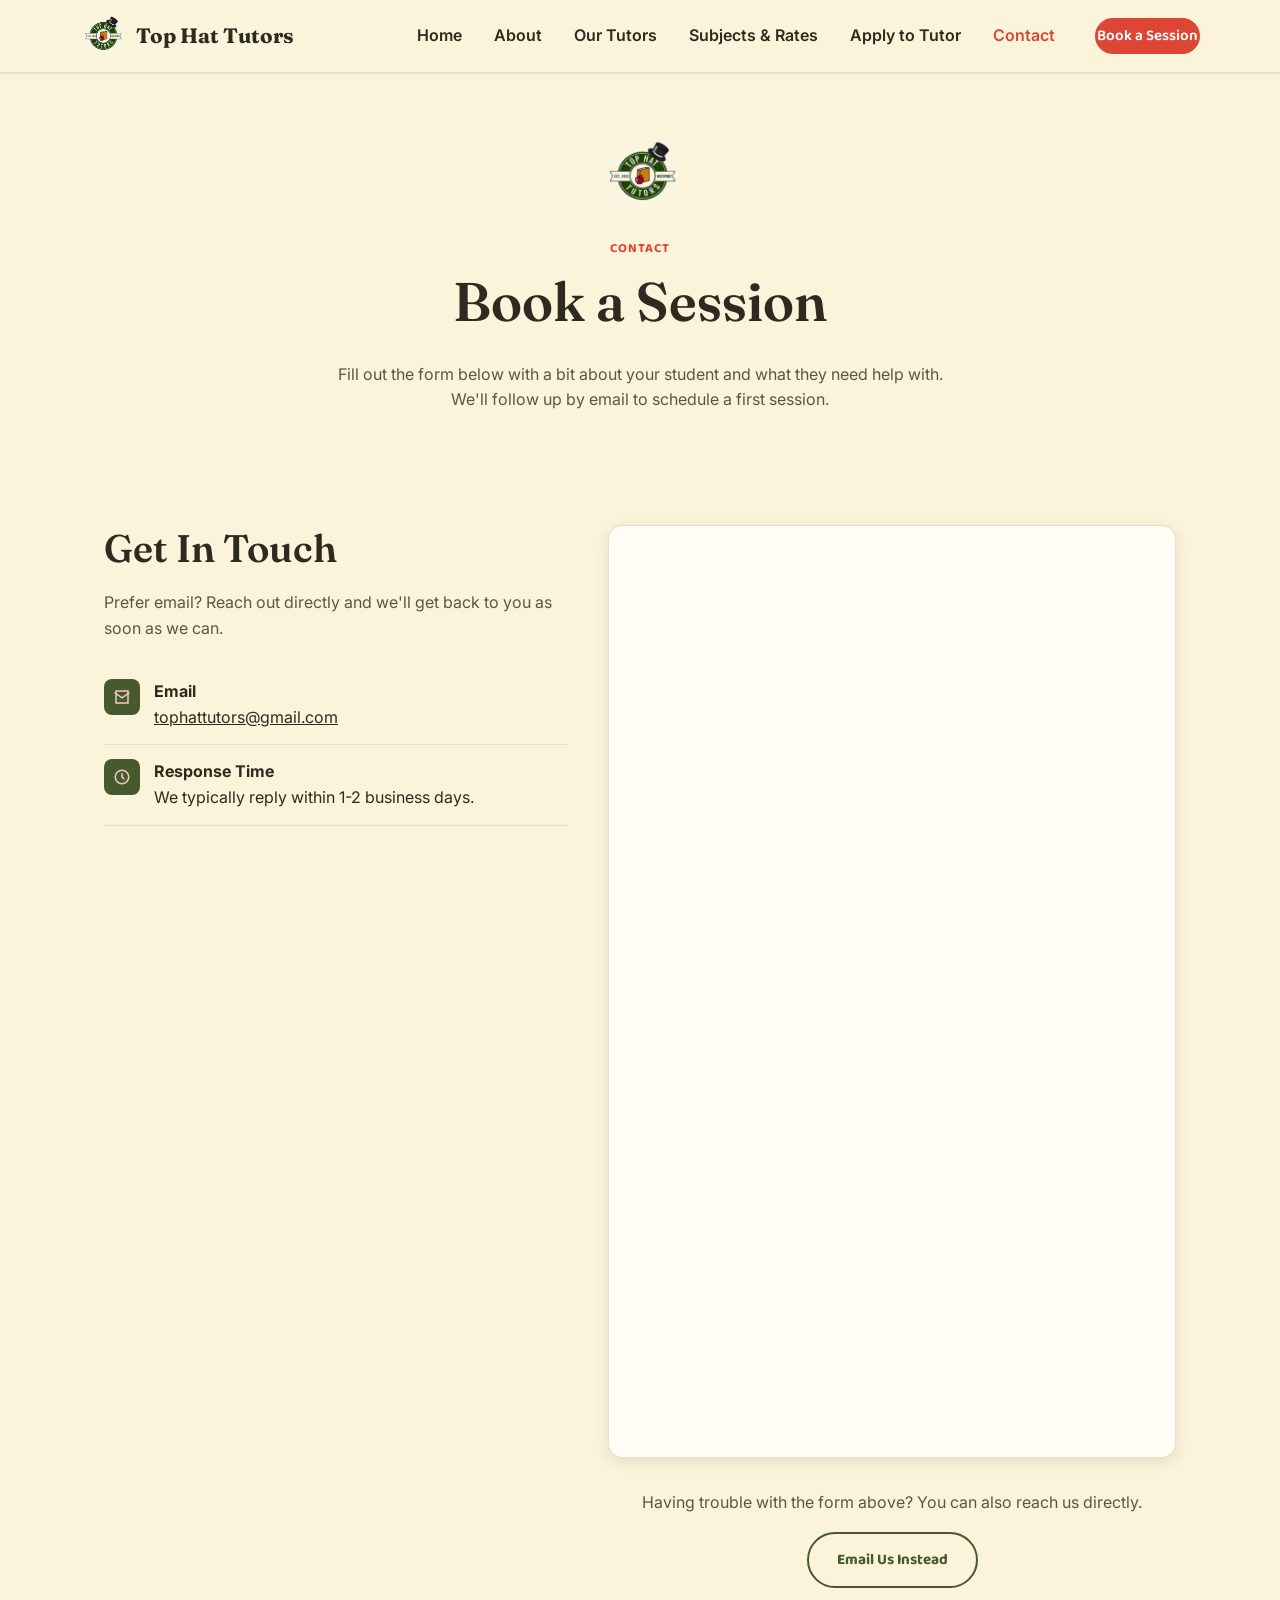
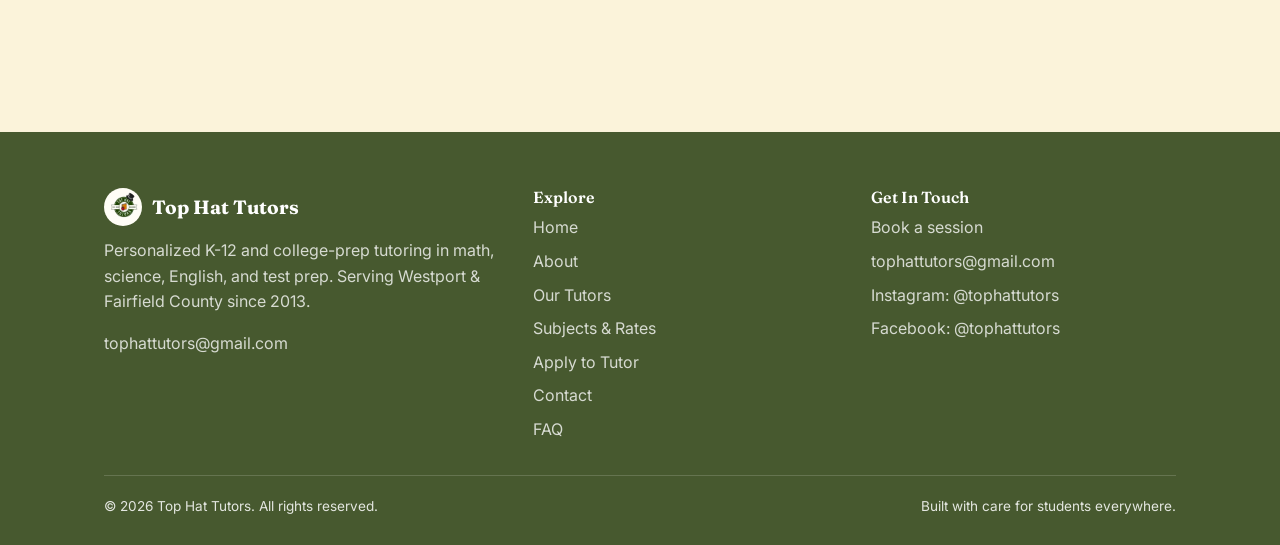
<file: contact.html>
<!DOCTYPE html>
<html lang="en">
<head>
<meta charset="UTF-8">
<meta name="viewport" content="width=device-width, initial-scale=1.0">
<title>Contact | Top Hat Tutors</title>
<meta name="description" content="Book a tutoring session with Top Hat Tutors. Fill out our form and we'll follow up to get started.">
<link rel="canonical" href="https://tophattutors.com/contact.html">
<meta property="og:type" content="website">
<meta property="og:url" content="https://tophattutors.com/contact.html">
<meta property="og:title" content="Contact | Top Hat Tutors">
<meta property="og:description" content="Book a tutoring session with Top Hat Tutors. Fill out our form and we'll follow up to get started.">
<meta property="og:image" content="https://tophattutors.com/assets/logo/badge.png">
<meta name="twitter:card" content="summary">
<link rel="icon" type="image/png" href="assets/logo/badge.png">
<link rel="preconnect" href="https://fonts.googleapis.com">
<link href="https://fonts.googleapis.com/css2?family=Fraunces:wght@600;700&family=Baloo+2:wght@600;700&family=Inter:wght@400;500;600;700&display=swap" rel="stylesheet">
<link rel="stylesheet" href="css/style.css">
</head>
<body>

<header class="site-header">
  <nav class="nav container">
    <a href="index.html" class="brand">
      <img src="assets/logo/badge.png" alt="Top Hat Tutors logo" class="brand-badge">
      Top Hat Tutors
    </a>
    <button class="nav-toggle" aria-label="Toggle navigation" aria-expanded="false">
      <span></span><span></span><span></span>
    </button>
    <ul class="nav-links">
      <li><a href="index.html">Home</a></li>
      <li><a href="about.html">About</a></li>
      <li><a href="tutors.html">Our Tutors</a></li>
      <li><a href="subjects.html">Subjects &amp; Rates</a></li>
      <li><a href="apply.html">Apply to Tutor</a></li>
      <li><a href="contact.html">Contact</a></li>
      <li><a href="contact.html" class="btn btn-accent nav-cta">Book a Session</a></li>
    </ul>
  </nav>
</header>

<main>

  <section class="page-hero">
    <div class="container">
      <img src="assets/logo/badge.png" alt="Top Hat Tutors badge" class="page-badge">
      <span class="eyebrow">Contact</span>
      <h1>Book a Session</h1>
      <p>Fill out the form below with a bit about your student and what they need help with. We'll follow up by email to schedule a first session.</p>
    </div>
  </section>

  <section>
    <div class="container contact-grid">
      <div>
        <h2>Get In Touch</h2>
        <p>Prefer email? Reach out directly and we'll get back to you as soon as we can.</p>
        <ul class="contact-info-list">
          <li>
            <span class="icon">
              <svg width="18" height="18" viewBox="0 0 24 24" fill="none" stroke="currentColor" stroke-width="2"><path d="M4 4h16v16H4z"/><path d="M22 6l-10 7L2 6"/></svg>
            </span>
            <div>
              <strong>Email</strong><br>
              <a href="mailto:tophattutors@gmail.com">tophattutors@gmail.com</a>
            </div>
          </li>
          <li>
            <span class="icon">
              <svg width="18" height="18" viewBox="0 0 24 24" fill="none" stroke="currentColor" stroke-width="2"><circle cx="12" cy="12" r="9"/><path d="M12 7v5l3 3"/></svg>
            </span>
            <div>
              <strong>Response Time</strong><br>
              We typically reply within 1-2 business days.
            </div>
          </li>
        </ul>
      </div>

      <div>
        <div class="form-embed">
          <iframe
            src="https://docs.google.com/forms/d/e/1FAIpQLSeoZXtnGtR7AZU4q25dRBRvcMnbrY-0dh4HtzaYhyj6HO2Q1A/viewform?embedded=true"
            title="Top Hat Tutors booking form">
            Loading form…
          </iframe>
        </div>
        <div class="form-fallback">
          <p>Having trouble with the form above? You can also reach us directly.</p>
          <a href="mailto:tophattutors@gmail.com" class="btn btn-outline">Email Us Instead</a>
        </div>
      </div>
    </div>
  </section>

</main>

<footer class="site-footer">
  <div class="container">
    <div class="footer-grid">
      <div>
        <div class="footer-brand">
          <img src="assets/logo/badge.png" alt="Top Hat Tutors logo" class="brand-badge">
          Top Hat Tutors
        </div>
        <p>Personalized K-12 and college-prep tutoring in math, science, English, and test prep. Serving Westport &amp; Fairfield County since 2013.</p>
        <p><a href="mailto:tophattutors@gmail.com">tophattutors@gmail.com</a></p>
      </div>
      <div>
        <h4>Explore</h4>
        <ul class="footer-links">
          <li><a href="index.html">Home</a></li>
          <li><a href="about.html">About</a></li>
          <li><a href="tutors.html">Our Tutors</a></li>
          <li><a href="subjects.html">Subjects &amp; Rates</a></li>
          <li><a href="apply.html">Apply to Tutor</a></li>
          <li><a href="contact.html">Contact</a></li>
          <li><a href="index.html#faq">FAQ</a></li>
        </ul>
      </div>
      <div>
        <h4>Get In Touch</h4>
        <ul class="footer-links">
          <li><a href="contact.html">Book a session</a></li>
          <li><a href="mailto:tophattutors@gmail.com">tophattutors@gmail.com</a></li>
          <li><a href="https://www.instagram.com/tophattutors" target="_blank" rel="noopener">Instagram: @tophattutors</a></li>
          <li><a href="https://www.facebook.com/tophattutors" target="_blank" rel="noopener">Facebook: @tophattutors</a></li>
        </ul>
      </div>
    </div>
    <div class="footer-bottom">
      <span>&copy; <span id="year"></span> Top Hat Tutors. All rights reserved.</span>
      <span>Built with care for students everywhere.</span>
    </div>
  </div>
</footer>

<script src="js/main.js"></script>
</body>
</html>
</file>
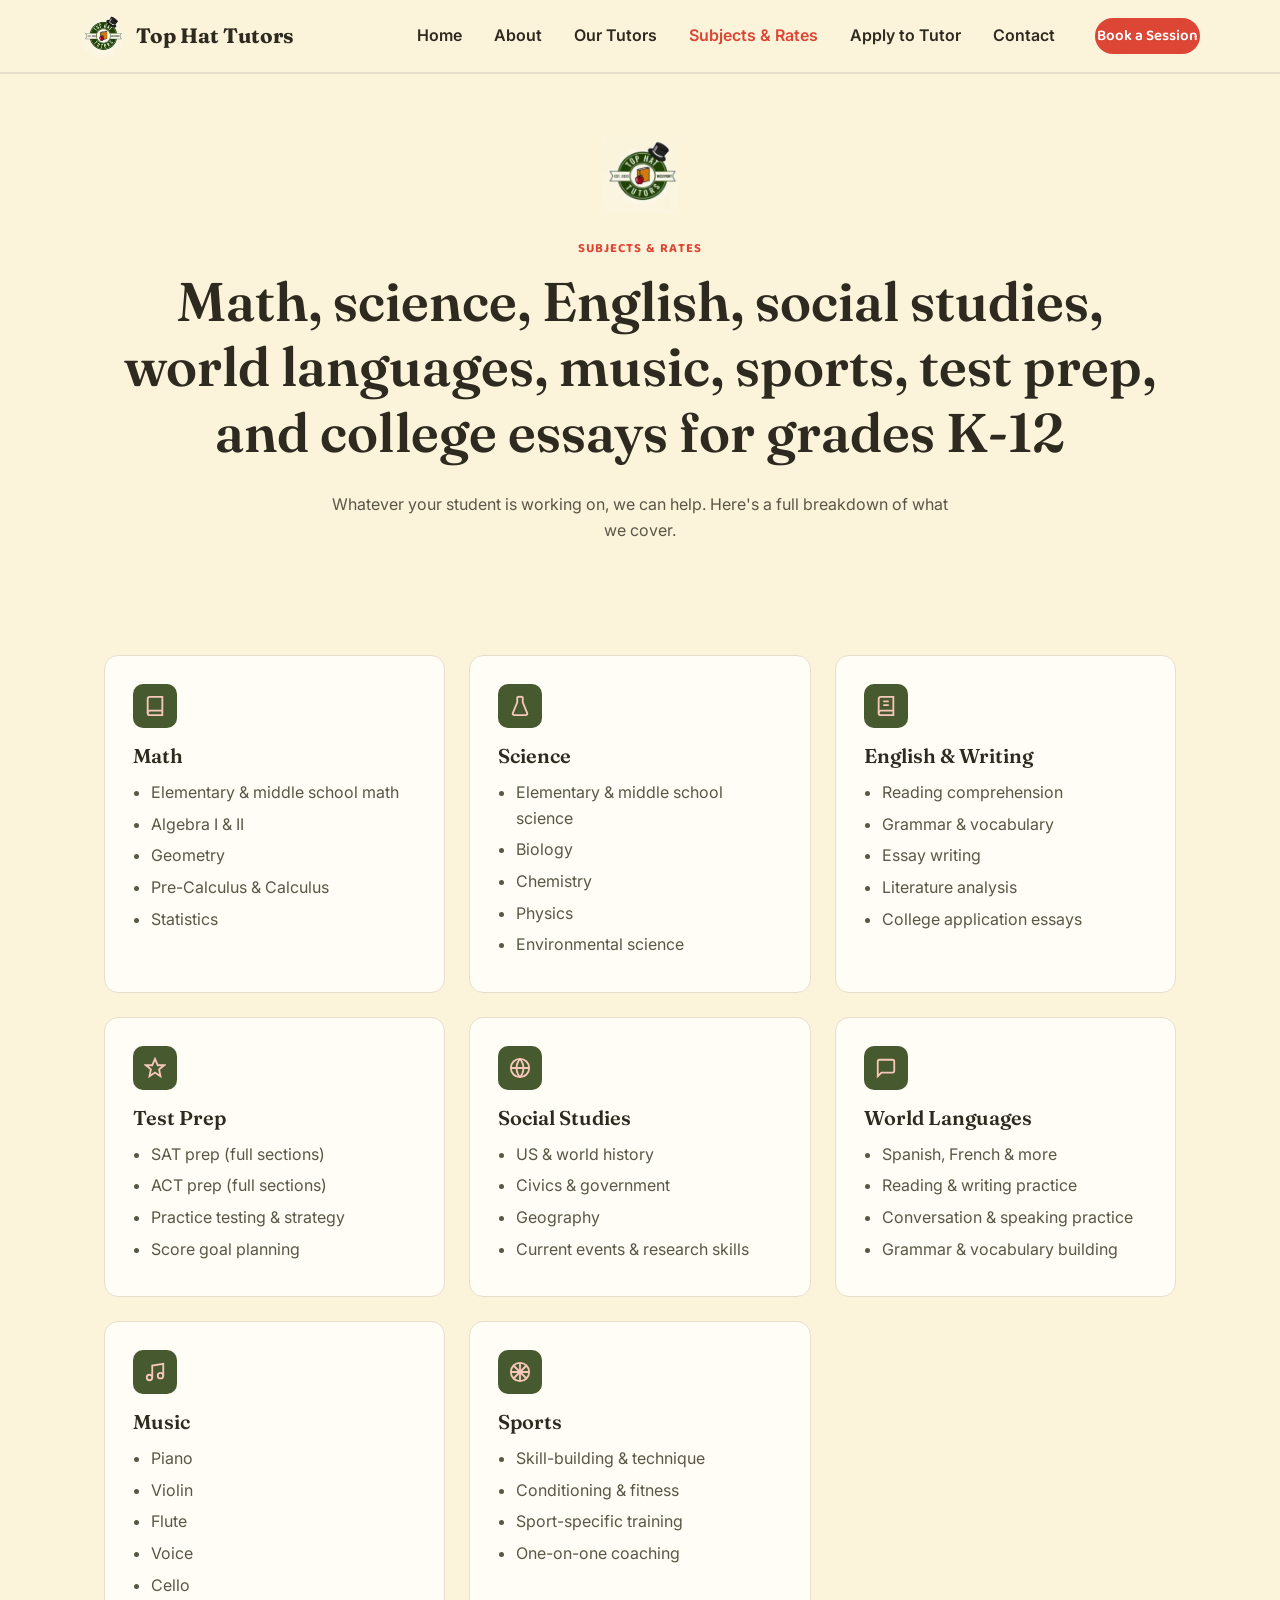
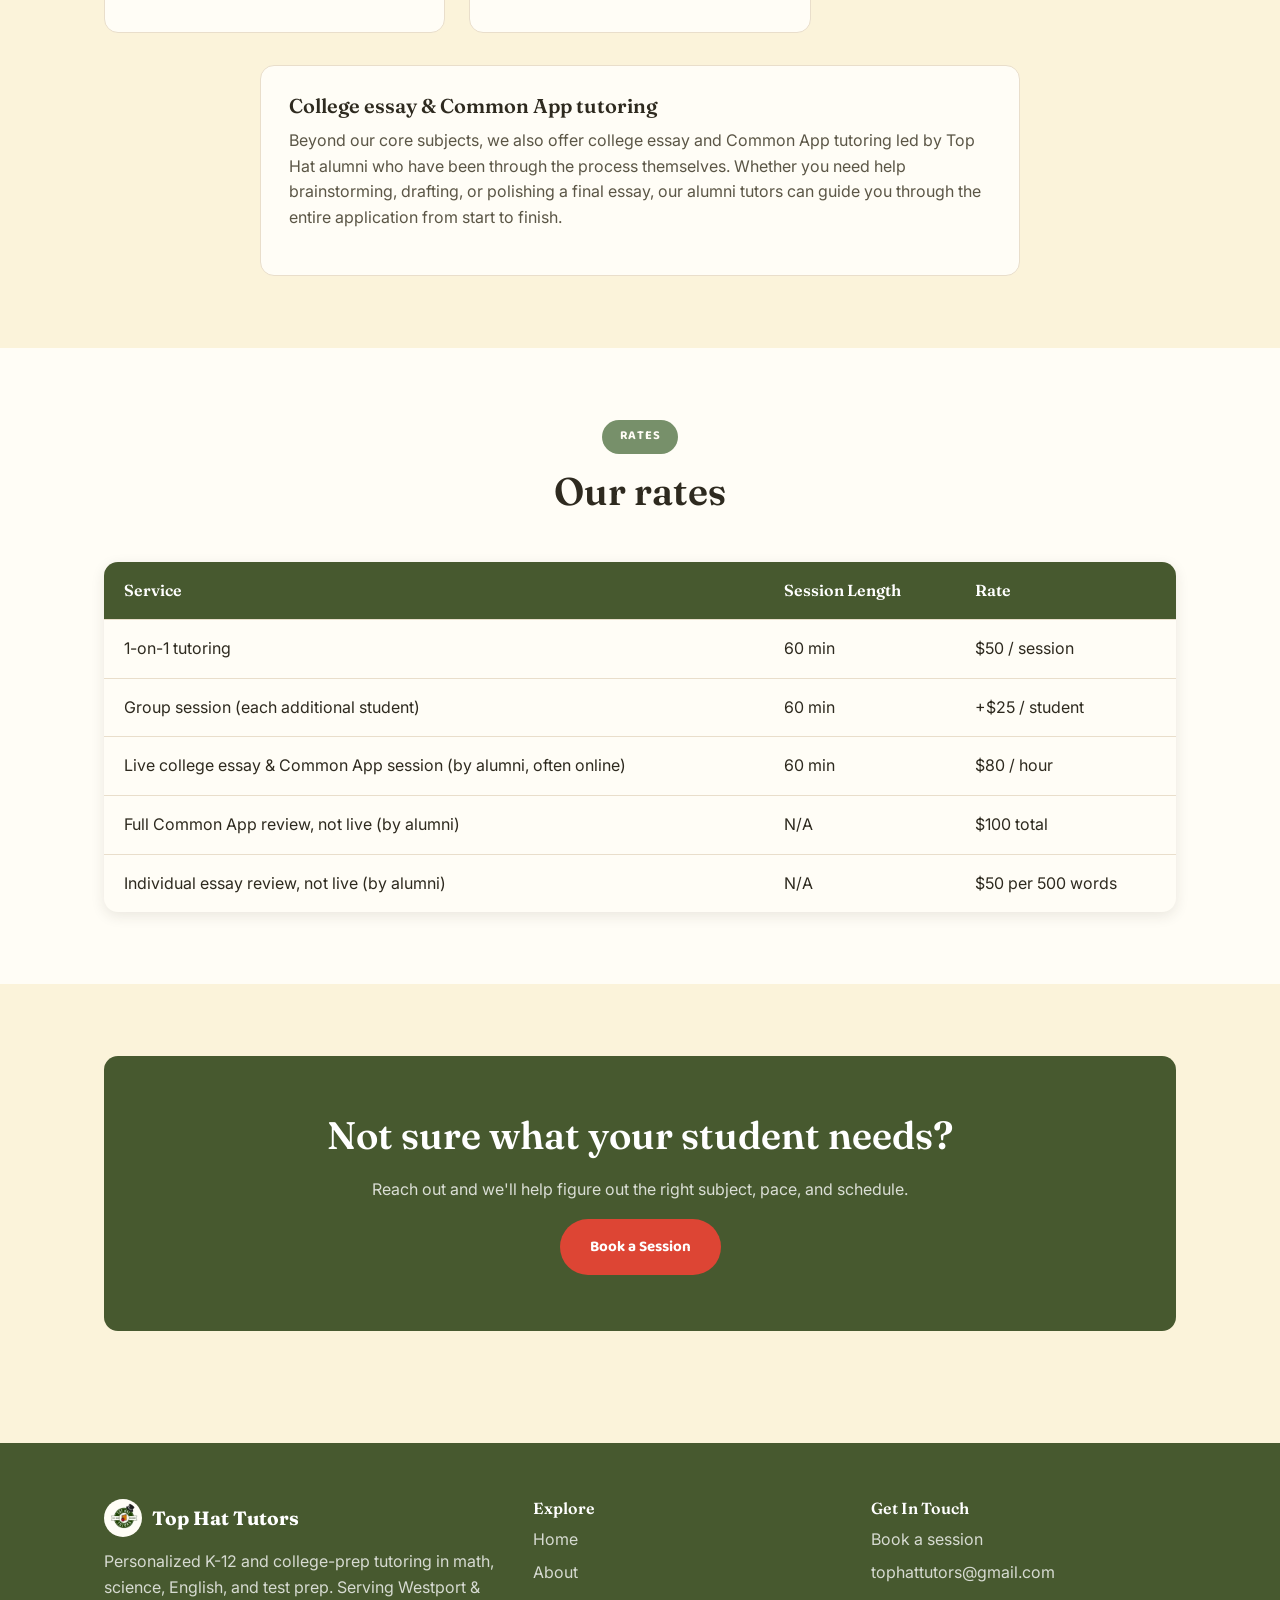
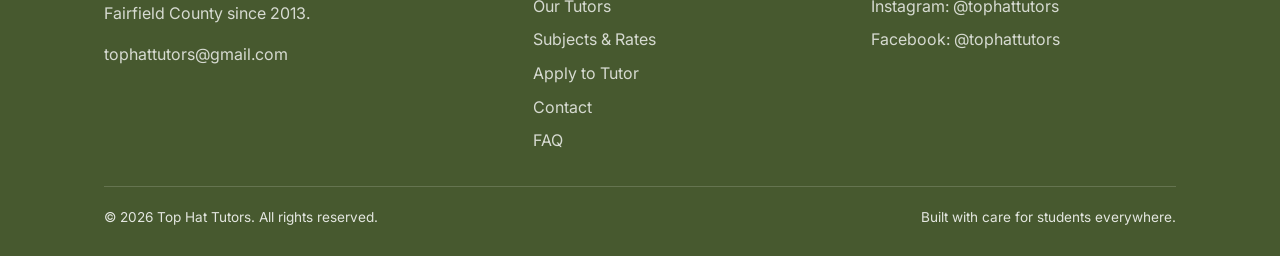
<file: subjects.html>
<!DOCTYPE html>
<html lang="en">
<head>
<meta charset="UTF-8">
<meta name="viewport" content="width=device-width, initial-scale=1.0">
<title>Subjects &amp; Rates | Top Hat Tutors</title>
<meta name="description" content="Top Hat Tutors covers all K-12 subjects, college essay coaching, and SAT/ACT prep. See our subjects and rates.">
<link rel="canonical" href="https://tophattutors.com/subjects.html">
<meta property="og:type" content="website">
<meta property="og:url" content="https://tophattutors.com/subjects.html">
<meta property="og:title" content="Subjects & Rates | Top Hat Tutors">
<meta property="og:description" content="Top Hat Tutors covers all K-12 subjects, college essay coaching, and SAT/ACT prep. See our subjects and rates.">
<meta property="og:image" content="https://tophattutors.com/assets/logo/badge.png">
<meta name="twitter:card" content="summary">
<link rel="icon" type="image/png" href="assets/logo/badge.png">
<link rel="preconnect" href="https://fonts.googleapis.com">
<link href="https://fonts.googleapis.com/css2?family=Fraunces:wght@600;700&family=Baloo+2:wght@600;700&family=Inter:wght@400;500;600;700&display=swap" rel="stylesheet">
<link rel="stylesheet" href="css/style.css">
</head>
<body>

<header class="site-header">
  <nav class="nav container">
    <a href="index.html" class="brand">
      <img src="assets/logo/badge.png" alt="Top Hat Tutors logo" class="brand-badge">
      Top Hat Tutors
    </a>
    <button class="nav-toggle" aria-label="Toggle navigation" aria-expanded="false">
      <span></span><span></span><span></span>
    </button>
    <ul class="nav-links">
      <li><a href="index.html">Home</a></li>
      <li><a href="about.html">About</a></li>
      <li><a href="tutors.html">Our Tutors</a></li>
      <li><a href="subjects.html">Subjects &amp; Rates</a></li>
      <li><a href="apply.html">Apply to Tutor</a></li>
      <li><a href="contact.html">Contact</a></li>
      <li><a href="contact.html" class="btn btn-accent nav-cta">Book a Session</a></li>
    </ul>
  </nav>
</header>

<main>

  <section class="page-hero">
    <div class="container">
      <img src="assets/logo/badge.png" alt="Top Hat Tutors badge" class="page-badge">
      <span class="eyebrow">Subjects &amp; Rates</span>
      <h1>Math, science, English, social studies, world languages, music, sports, test prep, and college essays for grades K-12</h1>
      <p>Whatever your student is working on, we can help. Here's a full breakdown of what we cover.</p>
    </div>
  </section>

  <section>
    <div class="container">
      <div class="grid grid-3">
        <div class="card">
          <div class="icon">
            <svg width="22" height="22" viewBox="0 0 24 24" fill="none" stroke="currentColor" stroke-width="2"><path d="M4 19.5A2.5 2.5 0 016.5 17H20"/><path d="M6.5 2H20v20H6.5A2.5 2.5 0 014 19.5v-15A2.5 2.5 0 016.5 2z"/></svg>
          </div>
          <h3>Math</h3>
          <ul>
            <li>Elementary &amp; middle school math</li>
            <li>Algebra I &amp; II</li>
            <li>Geometry</li>
            <li>Pre-Calculus &amp; Calculus</li>
            <li>Statistics</li>
          </ul>
        </div>
        <div class="card">
          <div class="icon">
            <svg width="22" height="22" viewBox="0 0 24 24" fill="none" stroke="currentColor" stroke-width="2"><path d="M9 2v6L4 20a2 2 0 002 2h12a2 2 0 002-2L15 8V2"/><path d="M9 2h6"/></svg>
          </div>
          <h3>Science</h3>
          <ul>
            <li>Elementary &amp; middle school science</li>
            <li>Biology</li>
            <li>Chemistry</li>
            <li>Physics</li>
            <li>Environmental science</li>
          </ul>
        </div>
        <div class="card">
          <div class="icon">
            <svg width="22" height="22" viewBox="0 0 24 24" fill="none" stroke="currentColor" stroke-width="2"><path d="M4 19.5A2.5 2.5 0 016.5 17H20"/><path d="M6.5 2H20v20H6.5A2.5 2.5 0 014 19.5v-15A2.5 2.5 0 016.5 2z"/><path d="M9 7h6M9 11h6"/></svg>
          </div>
          <h3>English &amp; Writing</h3>
          <ul>
            <li>Reading comprehension</li>
            <li>Grammar &amp; vocabulary</li>
            <li>Essay writing</li>
            <li>Literature analysis</li>
            <li>College application essays</li>
          </ul>
        </div>
        <div class="card">
          <div class="icon">
            <svg width="22" height="22" viewBox="0 0 24 24" fill="none" stroke="currentColor" stroke-width="2"><path d="M12 2l3 7h7l-5.5 4.5L18 21l-6-4-6 4 1.5-7.5L2 9h7z"/></svg>
          </div>
          <h3>Test Prep</h3>
          <ul>
            <li>SAT prep (full sections)</li>
            <li>ACT prep (full sections)</li>
            <li>Practice testing &amp; strategy</li>
            <li>Score goal planning</li>
          </ul>
        </div>
        <div class="card">
          <div class="icon">
            <svg width="22" height="22" viewBox="0 0 24 24" fill="none" stroke="currentColor" stroke-width="2"><circle cx="12" cy="12" r="10"/><path d="M2 12h20M12 2a15.3 15.3 0 010 20M12 2a15.3 15.3 0 000 20"/></svg>
          </div>
          <h3>Social Studies</h3>
          <ul>
            <li>US &amp; world history</li>
            <li>Civics &amp; government</li>
            <li>Geography</li>
            <li>Current events &amp; research skills</li>
          </ul>
        </div>
        <div class="card">
          <div class="icon">
            <svg width="22" height="22" viewBox="0 0 24 24" fill="none" stroke="currentColor" stroke-width="2"><path d="M21 15a2 2 0 01-2 2H7l-4 4V5a2 2 0 012-2h14a2 2 0 012 2z"/></svg>
          </div>
          <h3>World Languages</h3>
          <ul>
            <li>Spanish, French &amp; more</li>
            <li>Reading &amp; writing practice</li>
            <li>Conversation &amp; speaking practice</li>
            <li>Grammar &amp; vocabulary building</li>
          </ul>
        </div>
        <div class="card">
          <div class="icon">
            <svg width="22" height="22" viewBox="0 0 24 24" fill="none" stroke="currentColor" stroke-width="2"><path d="M9 18V5l12-2v13"/><circle cx="6" cy="18" r="3"/><circle cx="18" cy="16" r="3"/></svg>
          </div>
          <h3>Music</h3>
          <ul>
            <li>Piano</li>
            <li>Violin</li>
            <li>Flute</li>
            <li>Voice</li>
            <li>Cello</li>
          </ul>
        </div>
        <div class="card">
          <div class="icon">
            <svg width="22" height="22" viewBox="0 0 24 24" fill="none" stroke="currentColor" stroke-width="2"><circle cx="12" cy="12" r="10"/><path d="M12 2v20M2 12h20M4.9 4.9l14.2 14.2M19.1 4.9L4.9 19.1"/></svg>
          </div>
          <h3>Sports</h3>
          <ul>
            <li>Skill-building &amp; technique</li>
            <li>Conditioning &amp; fitness</li>
            <li>Sport-specific training</li>
            <li>One-on-one coaching</li>
          </ul>
        </div>
      </div>
      <div class="card" style="margin-top: 32px; max-width: 760px; margin-left: auto; margin-right: auto;">
        <h3>College essay &amp; Common App tutoring</h3>
        <p>Beyond our core subjects, we also offer college essay and Common App tutoring led
        by Top Hat alumni who have been through the process themselves. Whether you need help
        brainstorming, drafting, or polishing a final essay, our alumni tutors can guide you
        through the entire application from start to finish.</p>
      </div>
    </div>
  </section>

  <section class="alt-bg">
    <div class="container">
      <div class="section-head">
        <span class="section-tag">Rates</span>
        <h2>Our rates</h2>
      </div>
      <table class="rate-table">
        <thead>
          <tr>
            <th>Service</th>
            <th>Session Length</th>
            <th>Rate</th>
          </tr>
        </thead>
        <tbody>
          <tr>
            <td>1-on-1 tutoring</td>
            <td>60 min</td>
            <td>$50 / session</td>
          </tr>
          <tr>
            <td>Group session (each additional student)</td>
            <td>60 min</td>
            <td>+$25 / student</td>
          </tr>
          <tr>
            <td>Live college essay &amp; Common App session (by alumni, often online)</td>
            <td>60 min</td>
            <td>$80 / hour</td>
          </tr>
          <tr>
            <td>Full Common App review, not live (by alumni)</td>
            <td>N/A</td>
            <td>$100 total</td>
          </tr>
          <tr>
            <td>Individual essay review, not live (by alumni)</td>
            <td>N/A</td>
            <td>$50 per 500 words</td>
          </tr>
        </tbody>
      </table>
    </div>
  </section>

  <section>
    <div class="container">
      <div class="cta-band">
        <h2>Not sure what your student needs?</h2>
        <p>Reach out and we'll help figure out the right subject, pace, and schedule.</p>
        <a href="contact.html" class="btn btn-accent">Book a Session</a>
      </div>
    </div>
  </section>

</main>

<footer class="site-footer">
  <div class="container">
    <div class="footer-grid">
      <div>
        <div class="footer-brand">
          <img src="assets/logo/badge.png" alt="Top Hat Tutors logo" class="brand-badge">
          Top Hat Tutors
        </div>
        <p>Personalized K-12 and college-prep tutoring in math, science, English, and test prep. Serving Westport &amp; Fairfield County since 2013.</p>
        <p><a href="mailto:tophattutors@gmail.com">tophattutors@gmail.com</a></p>
      </div>
      <div>
        <h4>Explore</h4>
        <ul class="footer-links">
          <li><a href="index.html">Home</a></li>
          <li><a href="about.html">About</a></li>
          <li><a href="tutors.html">Our Tutors</a></li>
          <li><a href="subjects.html">Subjects &amp; Rates</a></li>
          <li><a href="apply.html">Apply to Tutor</a></li>
          <li><a href="contact.html">Contact</a></li>
          <li><a href="index.html#faq">FAQ</a></li>
        </ul>
      </div>
      <div>
        <h4>Get In Touch</h4>
        <ul class="footer-links">
          <li><a href="contact.html">Book a session</a></li>
          <li><a href="mailto:tophattutors@gmail.com">tophattutors@gmail.com</a></li>
          <li><a href="https://www.instagram.com/tophattutors" target="_blank" rel="noopener">Instagram: @tophattutors</a></li>
          <li><a href="https://www.facebook.com/tophattutors" target="_blank" rel="noopener">Facebook: @tophattutors</a></li>
        </ul>
      </div>
    </div>
    <div class="footer-bottom">
      <span>&copy; <span id="year"></span> Top Hat Tutors. All rights reserved.</span>
      <span>Built with care for students everywhere.</span>
    </div>
  </div>
</footer>

<script src="js/main.js"></script>
</body>
</html>
</file>
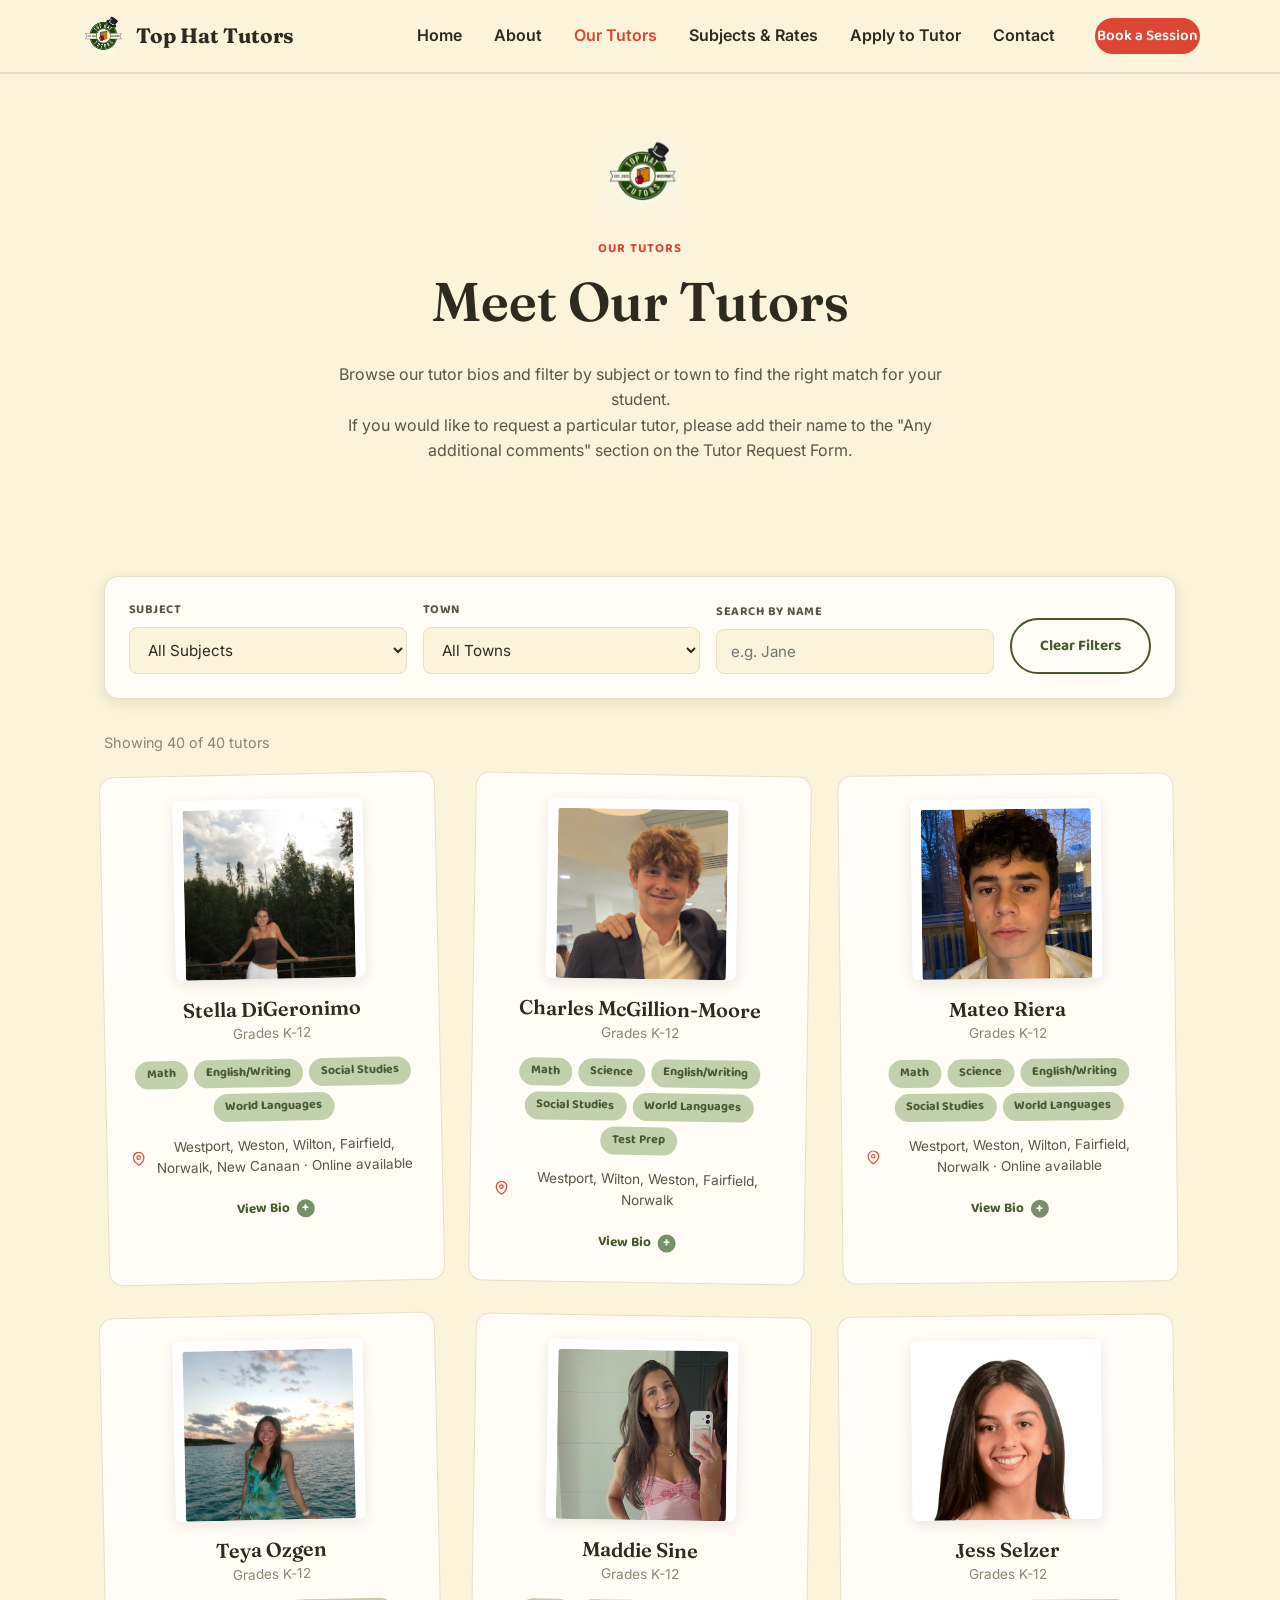
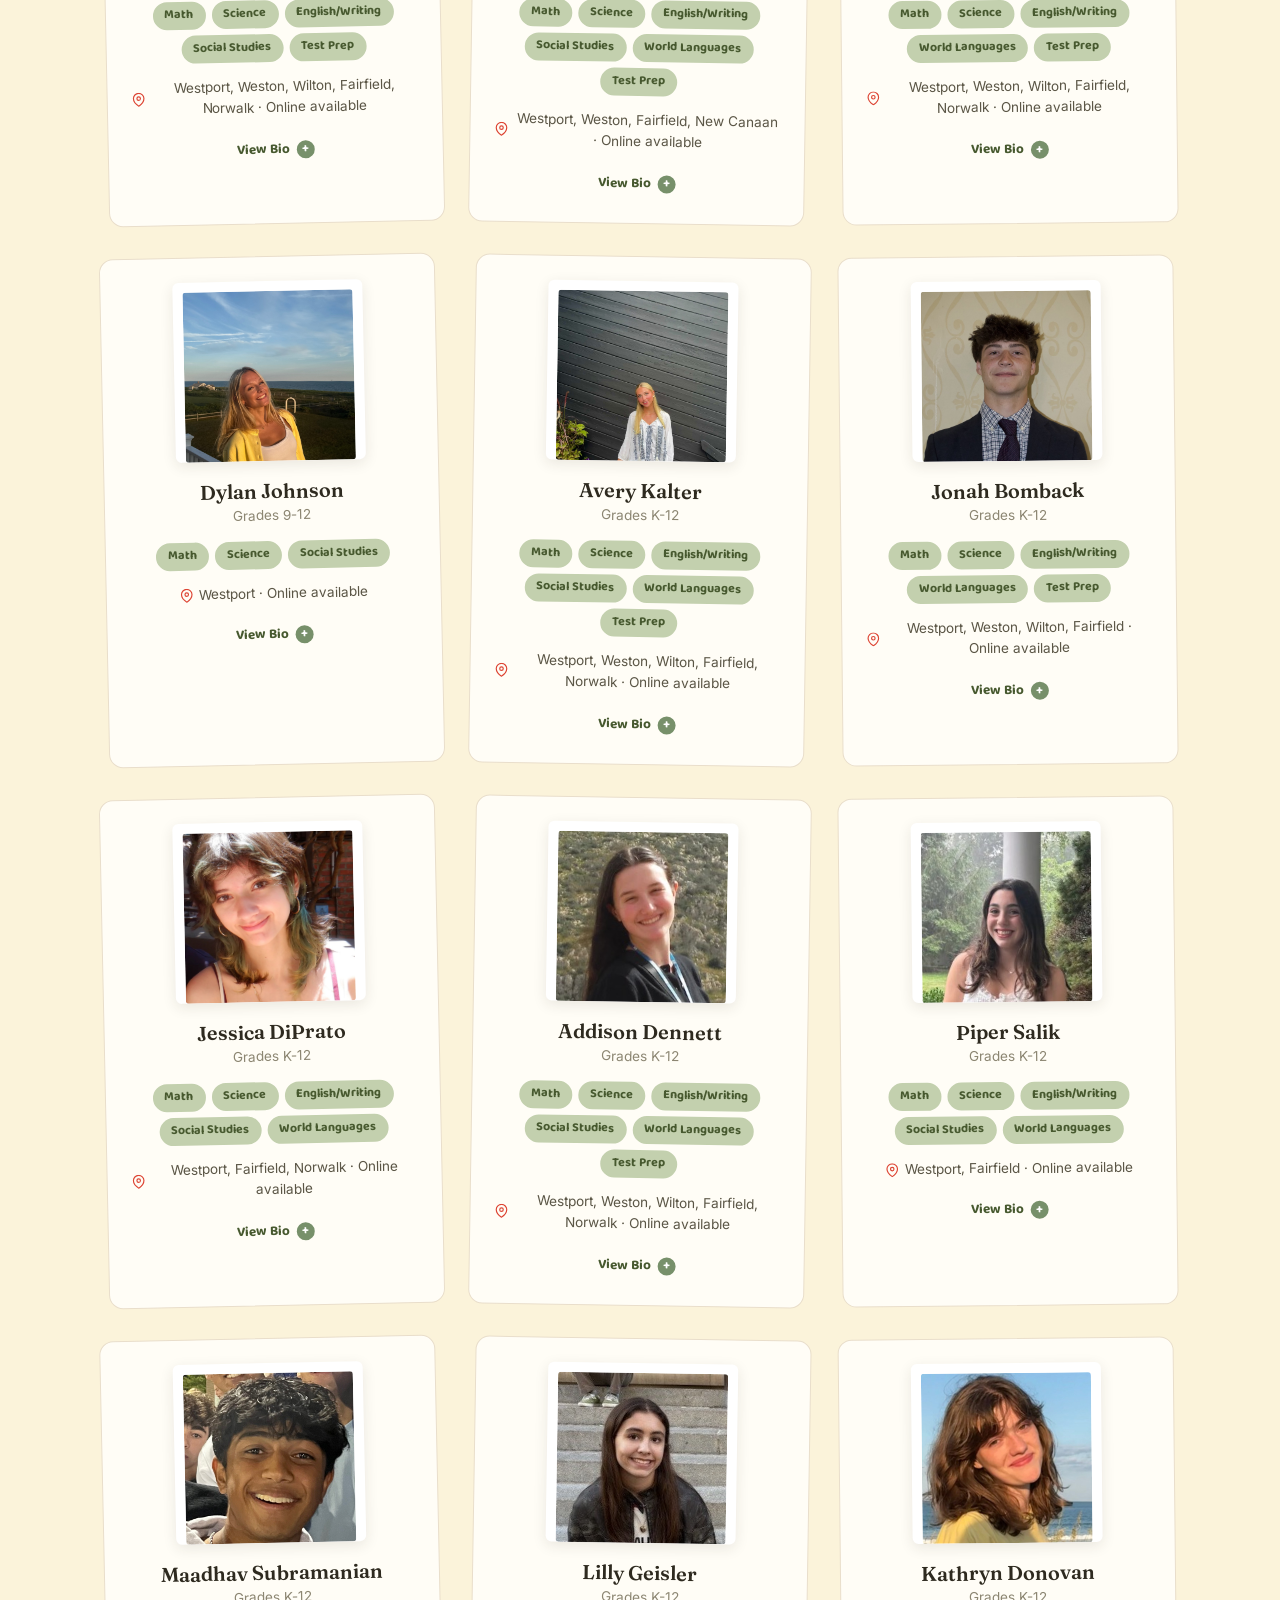
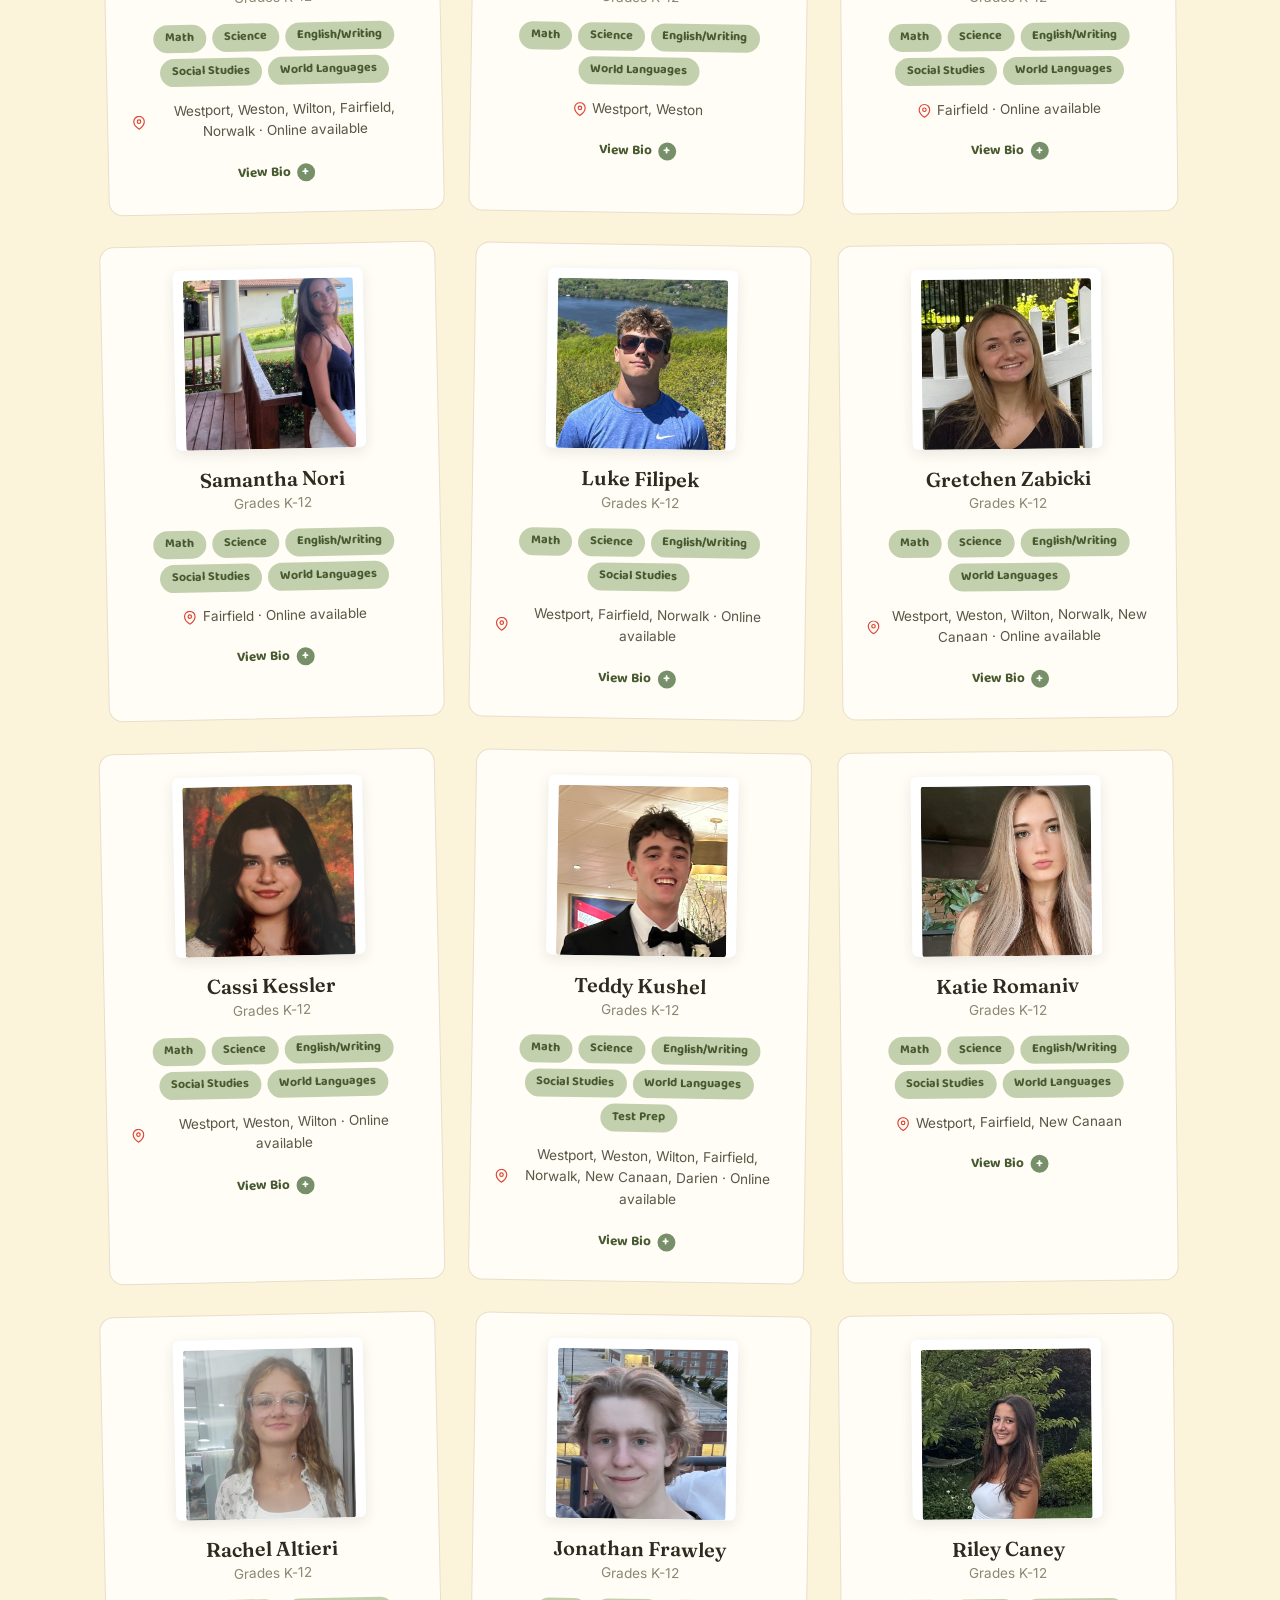
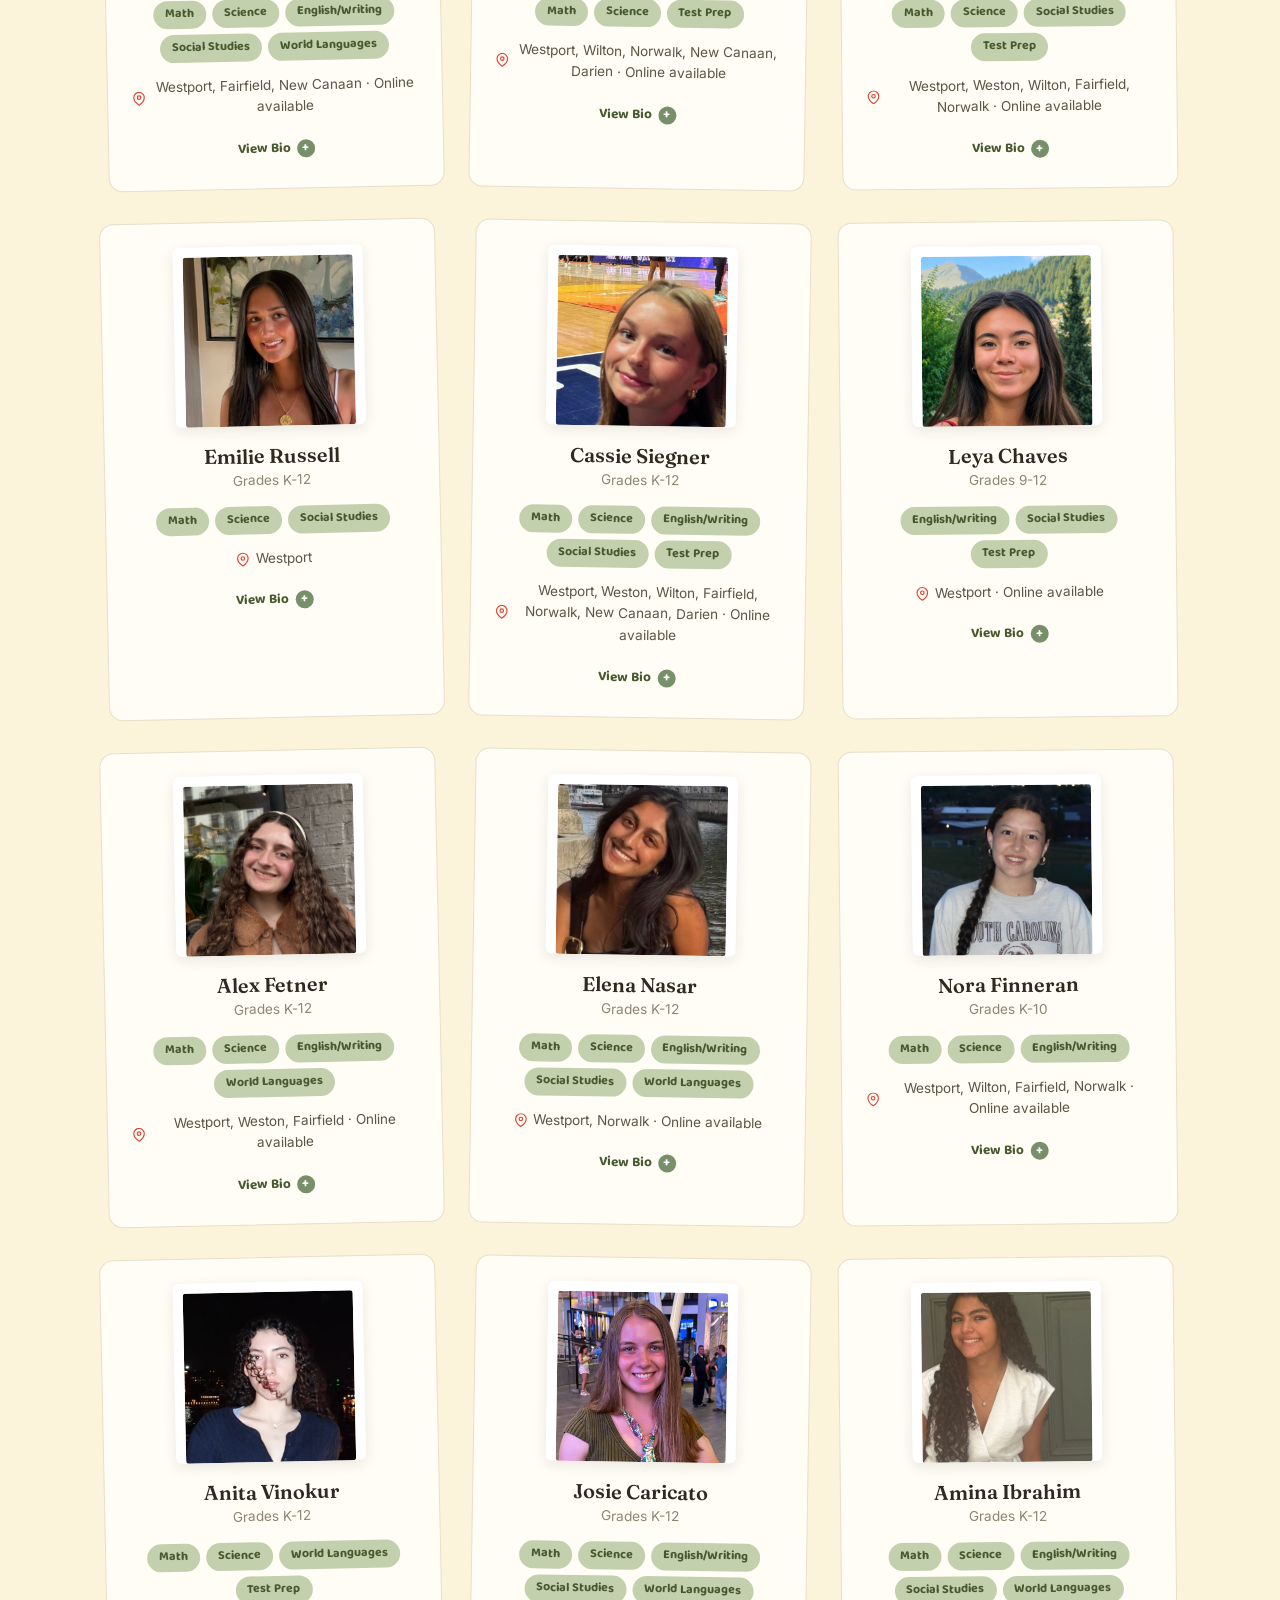
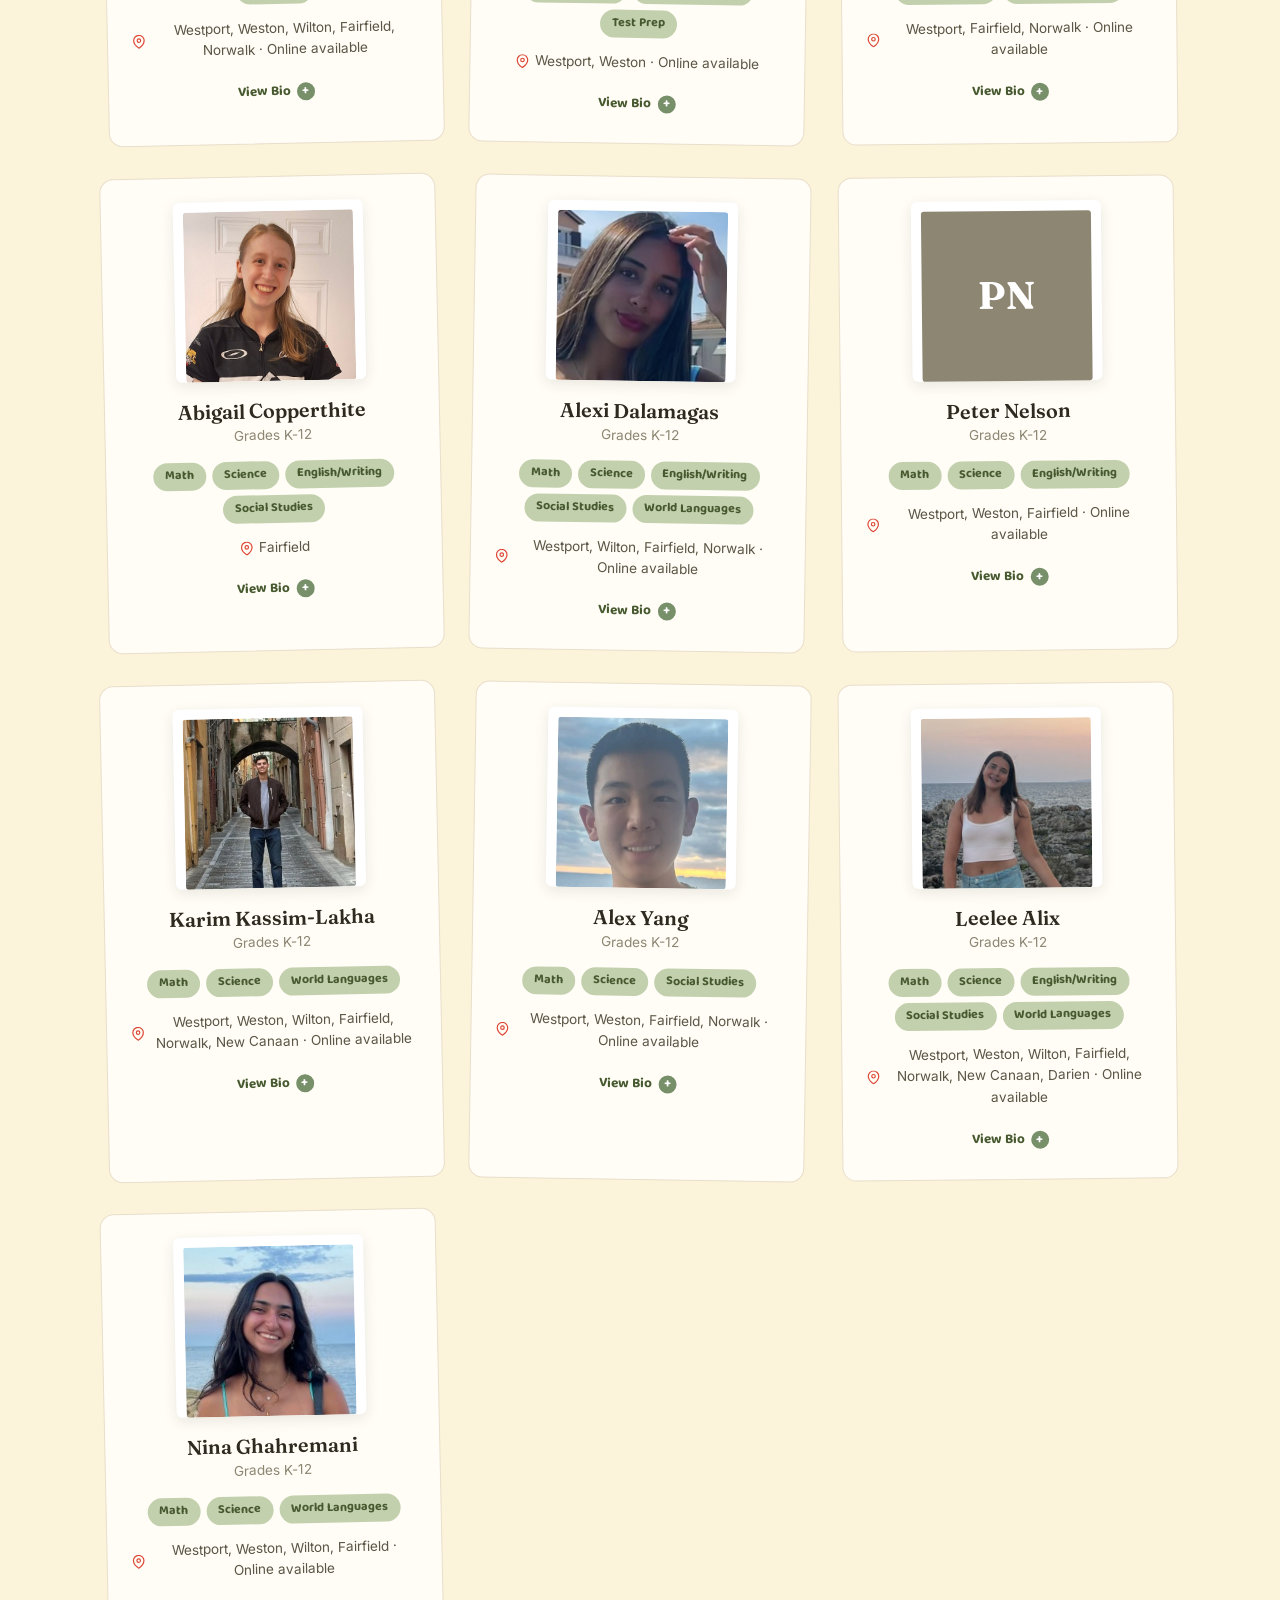
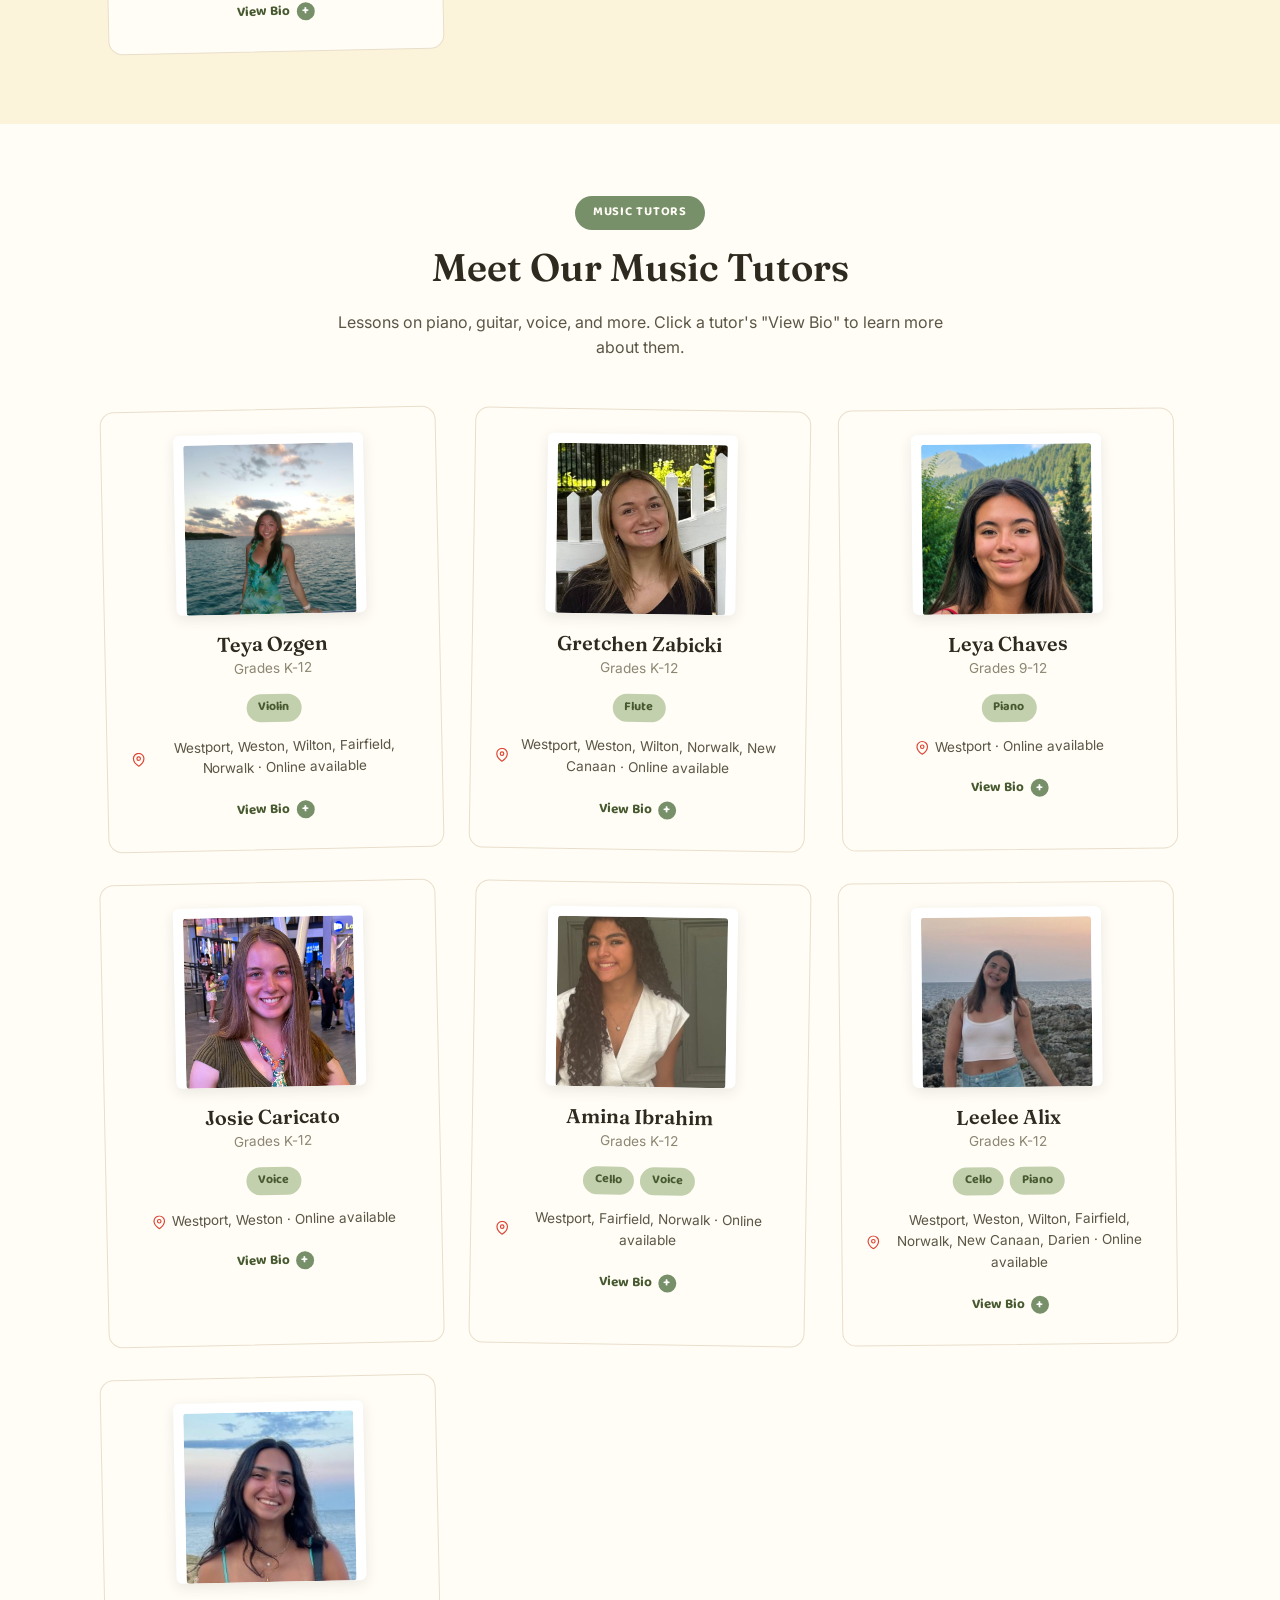
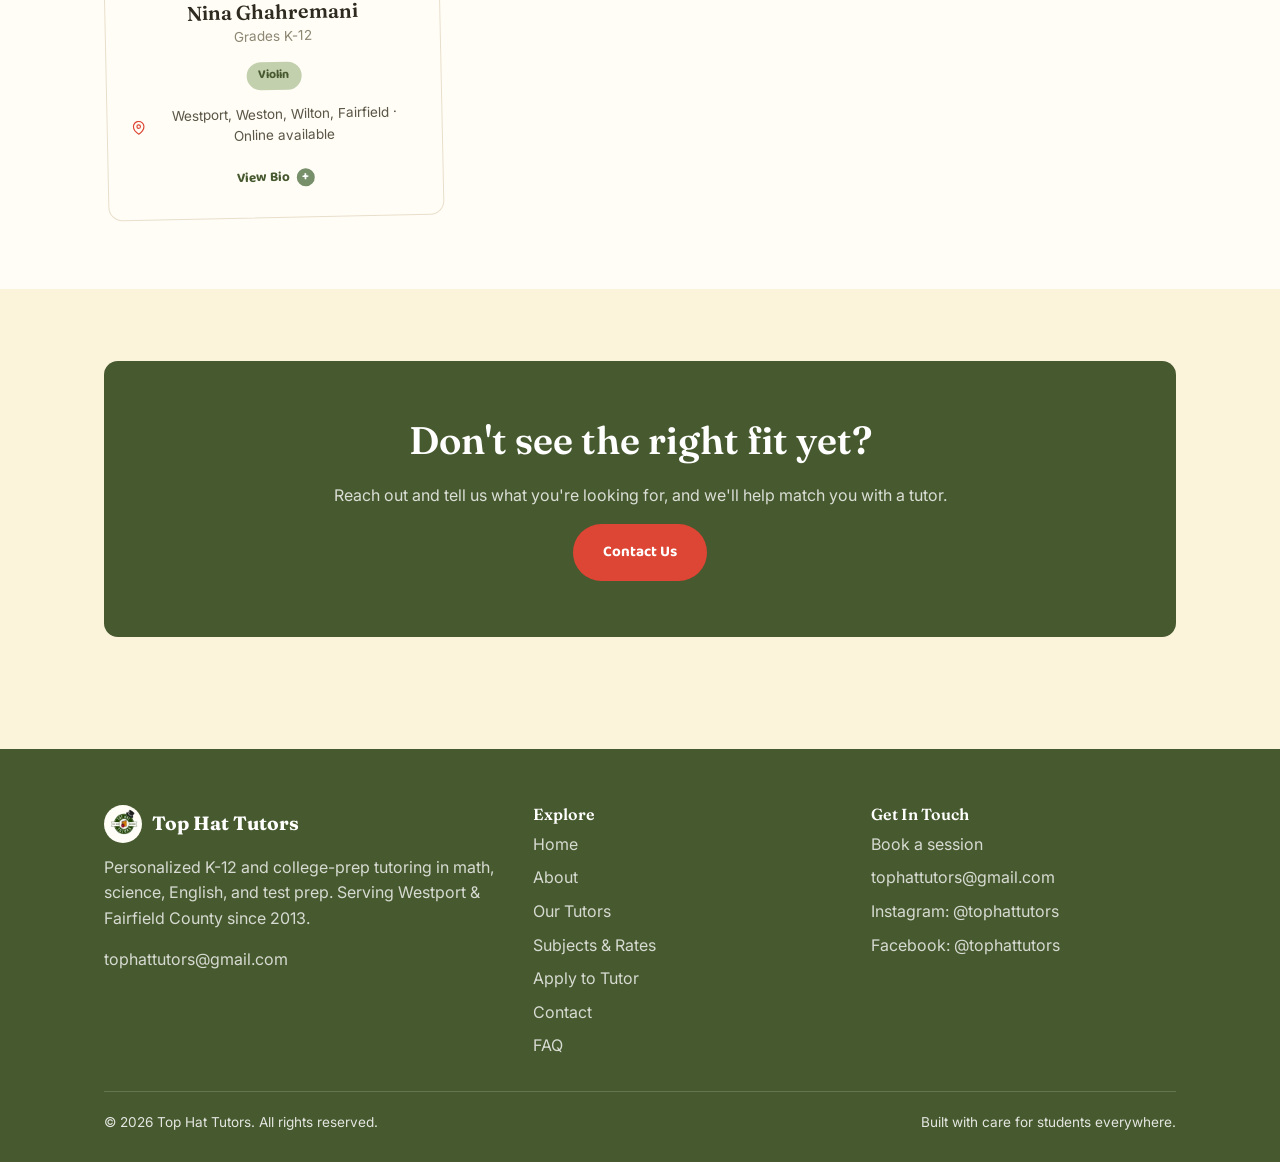
<file: tutors.html>
<!DOCTYPE html>
<html lang="en">
<head>
<meta charset="UTF-8">
<meta name="viewport" content="width=device-width, initial-scale=1.0">
<title>Our Tutors | Top Hat Tutors</title>
<meta name="description" content="Browse Top Hat Tutors' bios and filter by subject or town to find the right match for your student.">
<link rel="canonical" href="https://tophattutors.com/tutors.html">
<meta property="og:type" content="website">
<meta property="og:url" content="https://tophattutors.com/tutors.html">
<meta property="og:title" content="Our Tutors | Top Hat Tutors">
<meta property="og:description" content="Browse Top Hat Tutors' bios and filter by subject or town to find the right match for your student.">
<meta property="og:image" content="https://tophattutors.com/assets/logo/badge.png">
<meta name="twitter:card" content="summary">
<link rel="icon" type="image/png" href="assets/logo/badge.png">
<link rel="preconnect" href="https://fonts.googleapis.com">
<link href="https://fonts.googleapis.com/css2?family=Fraunces:wght@600;700&family=Baloo+2:wght@600;700&family=Inter:wght@400;500;600;700&display=swap" rel="stylesheet">
<link rel="stylesheet" href="css/style.css">
</head>
<body>

<header class="site-header">
  <nav class="nav container">
    <a href="index.html" class="brand">
      <img src="assets/logo/badge.png" alt="Top Hat Tutors logo" class="brand-badge">
      Top Hat Tutors
    </a>
    <button class="nav-toggle" aria-label="Toggle navigation" aria-expanded="false">
      <span></span><span></span><span></span>
    </button>
    <ul class="nav-links">
      <li><a href="index.html">Home</a></li>
      <li><a href="about.html">About</a></li>
      <li><a href="tutors.html">Our Tutors</a></li>
      <li><a href="subjects.html">Subjects &amp; Rates</a></li>
      <li><a href="apply.html">Apply to Tutor</a></li>
      <li><a href="contact.html">Contact</a></li>
      <li><a href="contact.html" class="btn btn-accent nav-cta">Book a Session</a></li>
    </ul>
  </nav>
</header>

<main>

  <section class="page-hero">
    <div class="container">
      <img src="assets/logo/badge.png" alt="Top Hat Tutors badge" class="page-badge">
      <span class="eyebrow">Our Tutors</span>
      <h1>Meet Our Tutors</h1>
      <p>Browse our tutor bios and filter by subject or town to find the right match for your student.</p>
      <p>If you would like to request a particular tutor, please add their name to the "Any additional comments" section on the Tutor Request Form.</p>
    </div>
  </section>

  <section>
    <div class="container">
      <div class="filter-bar">
        <div class="filter-field">
          <label for="filter-subject">Subject</label>
          <select id="filter-subject">
            <option value="all">All Subjects</option>
            <!-- Options are filled in automatically from js/tutors-data.js -->
          </select>
        </div>
        <div class="filter-field">
          <label for="filter-town">Town</label>
          <select id="filter-town">
            <option value="all">All Towns</option>
            <!-- Options are filled in automatically from js/tutors-data.js -->
          </select>
        </div>
        <div class="filter-field">
          <label for="filter-search">Search by Name</label>
          <input type="text" id="filter-search" placeholder="e.g. Jane">
        </div>
        <div class="filter-field">
          <button type="button" id="filter-clear" class="btn btn-outline">Clear Filters</button>
        </div>
      </div>

      <p class="filter-results-count" id="filter-results-count"></p>

      <div class="tutor-grid" id="tutor-grid">
        <!-- Tutor bio cards are generated automatically from js/tutors-data.js -->
      </div>

      <noscript>
        <p>Please enable JavaScript to view and filter our tutor directory.</p>
      </noscript>
    </div>
  </section>

  <section class="alt-bg">
    <div class="container">
      <div class="section-head">
        <span class="section-tag">Music Tutors</span>
        <h2>Meet Our Music Tutors</h2>
        <p>Lessons on piano, guitar, voice, and more. Click a tutor's "View Bio" to learn more about them.</p>
      </div>

      <div class="tutor-grid" id="music-tutor-grid">
        <!-- Music tutor bio cards are generated automatically from js/music-tutors-data.js -->
      </div>

      <noscript>
        <p>Please enable JavaScript to view our music tutors.</p>
      </noscript>
    </div>
  </section>

  <section>
    <div class="container">
      <div class="cta-band">
        <h2>Don't see the right fit yet?</h2>
        <p>Reach out and tell us what you're looking for, and we'll help match you with a tutor.</p>
        <a href="contact.html" class="btn btn-accent">Contact Us</a>
      </div>
    </div>
  </section>

</main>

<footer class="site-footer">
  <div class="container">
    <div class="footer-grid">
      <div>
        <div class="footer-brand">
          <img src="assets/logo/badge.png" alt="Top Hat Tutors logo" class="brand-badge">
          Top Hat Tutors
        </div>
        <p>Personalized K-12 and college-prep tutoring in math, science, English, and test prep. Serving Westport &amp; Fairfield County since 2013.</p>
        <p><a href="mailto:tophattutors@gmail.com">tophattutors@gmail.com</a></p>
      </div>
      <div>
        <h4>Explore</h4>
        <ul class="footer-links">
          <li><a href="index.html">Home</a></li>
          <li><a href="about.html">About</a></li>
          <li><a href="tutors.html">Our Tutors</a></li>
          <li><a href="subjects.html">Subjects &amp; Rates</a></li>
          <li><a href="apply.html">Apply to Tutor</a></li>
          <li><a href="contact.html">Contact</a></li>
          <li><a href="index.html#faq">FAQ</a></li>
        </ul>
      </div>
      <div>
        <h4>Get In Touch</h4>
        <ul class="footer-links">
          <li><a href="contact.html">Book a session</a></li>
          <li><a href="mailto:tophattutors@gmail.com">tophattutors@gmail.com</a></li>
          <li><a href="https://www.instagram.com/tophattutors" target="_blank" rel="noopener">Instagram: @tophattutors</a></li>
          <li><a href="https://www.facebook.com/tophattutors" target="_blank" rel="noopener">Facebook: @tophattutors</a></li>
        </ul>
      </div>
    </div>
    <div class="footer-bottom">
      <span>&copy; <span id="year"></span> Top Hat Tutors. All rights reserved.</span>
      <span>Built with care for students everywhere.</span>
    </div>
  </div>
</footer>

<script src="js/tutors-data.js"></script>
<script src="js/music-tutors-data.js"></script>
<script src="js/tutors.js"></script>
<script src="js/main.js"></script>
</body>
</html>
</file>
<file: css/style.css>
/* ===== Top Hat Tutors Stylesheet ===== */

:root {
  --cream: #fbf3da;
  --paper: #fffdf6;
  --sage: #77906a;
  --sage-dark: #47592f;
  --sage-light: #c3d0ae;
  --brick: #dd4534;
  --brick-dark: #ab2f21;
  --brick-light: #f7c7ba;
  --ink: #2e2a1f;
  --white: #ffffff;
  --gray-700: #5b5646;
  --gray-500: #8c8672;
  --gray-200: #e9decb;
  --shadow: 0 10px 28px rgba(46, 42, 31, 0.14);
  --shadow-soft: 0 4px 14px rgba(46, 42, 31, 0.1);
  --radius: 14px;
  --max-width: 1120px;
  --font-heading: 'Fraunces', Georgia, 'Times New Roman', serif;
  --font-accent: 'Baloo 2', 'Fraunces', sans-serif;
  --font-body: 'Inter', -apple-system, BlinkMacSystemFont, 'Segoe UI', sans-serif;
}

* {
  box-sizing: border-box;
}

html {
  scroll-behavior: smooth;
}

body {
  margin: 0;
  font-family: var(--font-body);
  color: var(--ink);
  background: var(--cream);
  line-height: 1.6;
  -webkit-font-smoothing: antialiased;
}

img {
  max-width: 100%;
  display: block;
}

a {
  color: inherit;
}

.container {
  max-width: var(--max-width);
  margin: 0 auto;
  padding: 0 24px;
}

h1, h2, h3, h4 {
  font-family: var(--font-heading);
  line-height: 1.2;
  margin: 0 0 0.5em;
  font-weight: 600;
}

h1 { font-size: clamp(2.2rem, 5vw, 3.4rem); }
h2 { font-size: clamp(1.7rem, 3.5vw, 2.4rem); }
h3 { font-size: 1.25rem; }

p { margin: 0 0 1em; color: var(--gray-700); }

.eyebrow {
  display: inline-block;
  font-family: var(--font-accent);
  font-size: 0.8rem;
  letter-spacing: 0.08em;
  text-transform: uppercase;
  color: var(--brick);
  font-weight: 700;
  margin-bottom: 0.75em;
}

/* ---------- Buttons ---------- */
.btn {
  display: inline-flex;
  align-items: center;
  gap: 8px;
  padding: 14px 28px;
  border-radius: 999px;
  font-family: var(--font-accent);
  font-weight: 700;
  font-size: 0.95rem;
  text-decoration: none;
  border: 2px solid transparent;
  cursor: pointer;
  transition: transform 0.15s ease, box-shadow 0.15s ease, background 0.15s ease, color 0.15s ease;
}

.btn-primary {
  background: var(--sage-dark);
  color: var(--white);
}
.btn-primary:hover {
  background: var(--sage);
  transform: translateY(-2px);
  box-shadow: var(--shadow);
}

.btn-accent {
  background: var(--brick);
  color: var(--white);
}
.btn-accent:hover {
  background: var(--brick-dark);
  transform: translateY(-2px);
  box-shadow: var(--shadow);
}

.btn-outline {
  background: transparent;
  border-color: var(--sage-dark);
  color: var(--sage-dark);
}
.btn-outline:hover {
  background: var(--sage-dark);
  color: var(--white);
}

/* ---------- Header / Nav ---------- */
.site-header {
  position: sticky;
  top: 0;
  z-index: 100;
  background: rgba(251, 243, 218, 0.94);
  backdrop-filter: blur(8px);
  border-bottom: 2px solid var(--gray-200);
}

.nav {
  display: flex;
  align-items: center;
  justify-content: space-between;
  padding: 14px 0;
}

.brand {
  display: flex;
  align-items: center;
  gap: 12px;
  text-decoration: none;
  font-family: var(--font-heading);
  font-weight: 700;
  font-size: 1.3rem;
  color: var(--ink);
}

.brand-badge {
  width: 44px;
  height: 44px;
  border-radius: 50%;
  object-fit: contain;
  flex-shrink: 0;
}

.nav-links {
  display: flex;
  align-items: center;
  gap: 32px;
  list-style: none;
  margin: 0;
  padding: 0;
}

.nav-links a {
  text-decoration: none;
  font-weight: 600;
  color: var(--ink);
  position: relative;
  padding: 4px 0;
}

.nav-links a.active,
.nav-links a:hover {
  color: var(--brick);
}

.nav-links a.nav-cta {
  margin-left: 8px;
  color: var(--white);
}
.nav-links a.nav-cta:hover {
  color: var(--white);
}

.nav-toggle {
  display: none;
  background: none;
  border: none;
  cursor: pointer;
  padding: 8px;
}
.nav-toggle span {
  display: block;
  width: 24px;
  height: 2px;
  background: var(--ink);
  margin: 5px 0;
  transition: 0.2s;
}

@media (max-width: 820px) {
  .nav-toggle { display: block; }
  .nav-links {
    position: absolute;
    top: 100%;
    left: 0;
    right: 0;
    background: var(--cream);
    flex-direction: column;
    align-items: flex-start;
    gap: 0;
    padding: 8px 24px 20px;
    border-bottom: 2px solid var(--gray-200);
    display: none;
  }
  .nav-links.open { display: flex; }
  .nav-links li { width: 100%; }
  .nav-links a { display: block; padding: 12px 0; }
  .nav-cta { margin: 12px 0 0; }
}

/* ---------- Hero ---------- */
.hero {
  padding: 56px 0 72px;
}

.hero-wordmark {
  max-width: 460px;
  width: 100%;
  margin-bottom: 24px;
}

.hero-grid {
  display: grid;
  grid-template-columns: 1.1fr 0.9fr;
  gap: 48px;
  align-items: center;
}

@media (max-width: 900px) {
  .hero-grid { grid-template-columns: 1fr; }
}

.hero-actions {
  display: flex;
  gap: 16px;
  flex-wrap: wrap;
  margin-top: 28px;
}

.hero-stats {
  display: flex;
  gap: 32px;
  margin-top: 40px;
  flex-wrap: wrap;
}

.stat-number {
  font-family: var(--font-heading);
  font-size: 1.8rem;
  color: var(--sage-dark);
  font-weight: 700;
}
.stat-label {
  font-size: 0.85rem;
  color: var(--gray-500);
}

.hero-card {
  background: var(--sage-dark);
  color: var(--white);
  border-radius: var(--radius);
  padding: 40px;
  box-shadow: var(--shadow);
  position: relative;
  z-index: 2;
  overflow: hidden;
}
.hero-card::before {
  content: "";
  position: absolute;
  width: 220px;
  height: 220px;
  background: var(--brick);
  opacity: 0.18;
  border-radius: 50%;
  top: -80px;
  right: -80px;
}
.hero-card h3 { color: var(--sage-light); margin-bottom: 16px; }
.hero-card ul {
  list-style: none;
  padding: 0;
  margin: 0;
}
.hero-card li {
  padding: 10px 0;
  border-bottom: 1px solid rgba(255,255,255,0.14);
  display: flex;
  gap: 10px;
  align-items: flex-start;
}
.hero-card li:last-child { border-bottom: none; }
.hero-card li svg { flex-shrink: 0; margin-top: 3px; color: var(--brick-light); }

/* ---------- Sections ---------- */
section { padding: 72px 0; }

.section-head {
  max-width: 640px;
  margin: 0 auto 48px;
  text-align: center;
}

.alt-bg { background: var(--paper); }

.section-tag {
  display: inline-flex;
  align-items: center;
  background: var(--sage);
  color: var(--paper);
  border-radius: 999px;
  padding: 7px 18px;
  font-family: var(--font-accent);
  font-size: 0.78rem;
  font-weight: 700;
  letter-spacing: 0.06em;
  text-transform: uppercase;
  margin-bottom: 14px;
}

/* ---------- Cards / Grid ---------- */
.grid {
  display: grid;
  gap: 24px;
}

.grid-2 { grid-template-columns: repeat(2, 1fr); }
.grid-3 { grid-template-columns: repeat(3, 1fr); }
.grid-4 { grid-template-columns: repeat(4, 1fr); }

@media (max-width: 900px) {
  .grid-3, .grid-4 { grid-template-columns: repeat(2, 1fr); }
}
@media (max-width: 800px) {
  .grid-2 { grid-template-columns: 1fr; }
}
@media (max-width: 600px) {
  .grid-3, .grid-4 { grid-template-columns: 1fr; }
}

.card {
  background: var(--paper);
  border: 1px solid var(--gray-200);
  border-radius: var(--radius);
  padding: 28px;
  transition: transform 0.15s ease, box-shadow 0.15s ease;
}
.card:hover {
  transform: translateY(-4px);
  box-shadow: var(--shadow);
}

.card .icon {
  width: 44px;
  height: 44px;
  border-radius: 10px;
  background: var(--sage-dark);
  color: var(--brick-light);
  display: flex;
  align-items: center;
  justify-content: center;
  margin-bottom: 16px;
}

.card ul {
  margin: 12px 0 0;
  padding-left: 18px;
  color: var(--gray-700);
}
.card ul li { margin-bottom: 6px; }

/* ---------- Pushpin + pinned-card motif ---------- */
.pinned {
  position: relative;
}
.pinned::before {
  content: "";
  position: absolute;
  top: -9px;
  left: 50%;
  transform: translateX(-50%);
  width: 16px;
  height: 16px;
  border-radius: 50%;
  background: radial-gradient(circle at 32% 28%, #ff8f7f, var(--brick) 58%, var(--brick-dark));
  box-shadow: 0 2px 5px rgba(46, 42, 31, 0.35);
  z-index: 2;
}

/* ---------- Steps ---------- */
.steps {
  display: grid;
  grid-template-columns: repeat(3, 1fr);
  gap: 32px;
  counter-reset: step;
}
@media (max-width: 800px) {
  .steps { grid-template-columns: 1fr; }
}
.step {
  position: relative;
  padding-top: 12px;
}
.step-number {
  display: inline-flex;
  align-items: center;
  justify-content: center;
  width: 40px;
  height: 40px;
  border-radius: 50%;
  background: var(--brick);
  color: var(--white);
  font-family: var(--font-heading);
  font-weight: 700;
  margin-bottom: 16px;
}

/* ---------- Testimonials ---------- */
.testimonial {
  background: var(--paper);
  border: 1px solid var(--gray-200);
  border-left: 4px solid var(--brick);
  border-radius: var(--radius);
  padding: 28px;
  height: 100%;
}
.testimonial:nth-child(odd) { transform: rotate(-0.8deg); }
.testimonial:nth-child(even) { transform: rotate(0.8deg); }

.testimonial p.quote {
  font-style: italic;
  color: var(--ink);
}
.testimonial .who {
  font-family: var(--font-accent);
  font-weight: 700;
  color: var(--sage-dark);
  font-size: 0.9rem;
}

/* ---------- Photo placeholders / gallery ---------- */
.photo-placeholder {
  background: var(--paper);
  border: 2px dashed var(--gray-200);
  border-radius: var(--radius);
  display: flex;
  flex-direction: column;
  align-items: center;
  justify-content: center;
  gap: 10px;
  color: var(--gray-500);
  text-align: center;
  padding: 32px;
  min-height: 200px;
}
.photo-placeholder svg { color: var(--sage); }
.photo-placeholder span {
  font-family: var(--font-accent);
  font-size: 0.85rem;
  font-weight: 600;
}

/* ---------- CTA Band ---------- */
.cta-band {
  background: var(--sage-dark);
  color: var(--white);
  border-radius: var(--radius);
  padding: 56px;
  text-align: center;
}
.cta-band h2 { color: var(--white); }
.cta-band p { color: rgba(255,255,255,0.8); }

/* ---------- Forms / Contact ---------- */
.contact-grid {
  display: grid;
  grid-template-columns: 0.9fr 1.1fr;
  gap: 40px;
  align-items: start;
}
@media (max-width: 900px) {
  .contact-grid { grid-template-columns: 1fr; }
}

.contact-info-list {
  list-style: none;
  padding: 0;
  margin: 24px 0 0;
}
.contact-info-list li {
  display: flex;
  gap: 14px;
  padding: 14px 0;
  border-bottom: 1px solid var(--gray-200);
}
.contact-info-list .icon {
  width: 36px;
  height: 36px;
  border-radius: 8px;
  background: var(--sage-dark);
  color: var(--brick-light);
  display: flex;
  align-items: center;
  justify-content: center;
  flex-shrink: 0;
}

.form-embed {
  background: var(--paper);
  border: 1px solid var(--gray-200);
  border-radius: var(--radius);
  padding: 12px;
  box-shadow: var(--shadow-soft);
}
.form-embed iframe {
  width: 100%;
  min-height: 900px;
  border: 0;
  border-radius: 10px;
}

.form-fallback {
  padding: 32px;
  text-align: center;
}

.notice-box {
  background: var(--sage-light);
  border: 1px dashed var(--sage-dark);
  border-radius: 10px;
  padding: 16px 20px;
  font-size: 0.9rem;
  color: var(--ink);
  margin-bottom: 20px;
}
.notice-box code {
  background: rgba(46, 42, 31, 0.08);
  padding: 2px 6px;
  border-radius: 4px;
}

/* ---------- Pricing (Subjects page rate note) ---------- */
.rate-table {
  width: 100%;
  border-collapse: collapse;
  background: var(--paper);
  border-radius: var(--radius);
  overflow: hidden;
  box-shadow: var(--shadow-soft);
}
.rate-table th, .rate-table td {
  padding: 16px 20px;
  text-align: left;
  border-bottom: 1px solid var(--gray-200);
}
.rate-table th {
  background: var(--sage-dark);
  color: var(--white);
  font-family: var(--font-heading);
  font-weight: 600;
}
.rate-table tr:last-child td { border-bottom: none; }

/* ---------- Page hero (inner pages) ---------- */
.page-hero {
  padding: 64px 0 40px;
  text-align: center;
}
.page-hero img.page-badge {
  width: 76px;
  height: 76px;
  margin: 0 auto 20px;
}
.page-hero p {
  max-width: 640px;
  margin: 0 auto;
}

/* ---------- About page ---------- */
.about-grid {
  display: grid;
  grid-template-columns: 0.85fr 1.15fr;
  gap: 48px;
  align-items: center;
}
@media (max-width: 900px) {
  .about-grid { grid-template-columns: 1fr; }
}
.photo-frame {
  aspect-ratio: 4/5;
}
.photo-frame .photo-placeholder {
  height: 100%;
  min-height: 0;
}

.credentials {
  list-style: none;
  padding: 0;
  margin: 20px 0 0;
  display: grid;
  gap: 12px;
}
.credentials li {
  display: flex;
  gap: 10px;
  align-items: flex-start;
}
.credentials svg { color: var(--brick); flex-shrink: 0; margin-top: 3px; }

/* ---------- Tutor Directory ---------- */
.filter-bar {
  background: var(--paper);
  border: 1px solid var(--gray-200);
  border-radius: var(--radius);
  padding: 24px;
  display: grid;
  grid-template-columns: 1fr 1fr 1fr auto;
  gap: 16px;
  align-items: end;
  margin-bottom: 32px;
  box-shadow: var(--shadow-soft);
}
@media (max-width: 800px) {
  .filter-bar { grid-template-columns: 1fr 1fr; }
}
@media (max-width: 500px) {
  .filter-bar { grid-template-columns: 1fr; }
}

.filter-field label {
  display: block;
  font-family: var(--font-accent);
  font-size: 0.78rem;
  font-weight: 700;
  color: var(--gray-700);
  margin-bottom: 6px;
  text-transform: uppercase;
  letter-spacing: 0.04em;
}

.filter-field select,
.filter-field input {
  width: 100%;
  padding: 12px 14px;
  border: 1px solid var(--gray-200);
  border-radius: 8px;
  font-family: var(--font-body);
  font-size: 0.95rem;
  background: var(--cream);
  color: var(--ink);
}
.filter-field select:focus,
.filter-field input:focus {
  outline: 2px solid var(--brick);
  outline-offset: 1px;
}

.filter-field .btn {
  width: 100%;
  justify-content: center;
}

.filter-results-count {
  color: var(--gray-500);
  font-size: 0.9rem;
  margin-bottom: 20px;
}

.tutor-grid {
  display: grid;
  grid-template-columns: repeat(3, 1fr);
  gap: 32px;
}
@media (max-width: 900px) {
  .tutor-grid { grid-template-columns: repeat(2, 1fr); }
}
@media (max-width: 620px) {
  .tutor-grid { grid-template-columns: 1fr; }
}

.tutor-card {
  background: var(--paper);
  border: 1px solid var(--gray-200);
  border-radius: var(--radius);
  padding: 24px 24px 28px;
  display: flex;
  flex-direction: column;
  align-items: center;
  text-align: center;
  transition: transform 0.15s ease, box-shadow 0.15s ease;
}
.tutor-card:nth-child(3n+1) { transform: rotate(-1.2deg); }
.tutor-card:nth-child(3n+2) { transform: rotate(0.9deg); }
.tutor-card:nth-child(3n+3) { transform: rotate(-0.6deg); }
.tutor-card:hover {
  transform: rotate(0deg) translateY(-4px);
  box-shadow: var(--shadow);
  z-index: 2;
}

.tutor-photo-wrap {
  background: var(--white);
  padding: 10px 10px 0;
  border-radius: 6px;
  box-shadow: var(--shadow-soft);
  width: 190px;
  margin-bottom: 18px;
}
.tutor-photo,
.tutor-avatar {
  width: 100%;
  aspect-ratio: 1 / 1;
  border-radius: 3px;
  object-fit: cover;
  display: flex;
  align-items: center;
  justify-content: center;
  font-family: var(--font-heading);
  font-weight: 700;
  font-size: 2.4rem;
  color: var(--white);
}

.tutor-card h3 {
  margin-bottom: 2px;
}
.tutor-grades {
  color: var(--gray-500);
  font-size: 0.85rem;
  margin-bottom: 14px;
}

.tutor-tags {
  display: flex;
  flex-wrap: wrap;
  gap: 6px;
  justify-content: center;
  margin-bottom: 14px;
}
.tag {
  background: var(--sage-light);
  color: var(--sage-dark);
  border-radius: 999px;
  padding: 4px 12px;
  font-family: var(--font-accent);
  font-size: 0.78rem;
  font-weight: 700;
}

.tutor-towns {
  display: flex;
  align-items: center;
  justify-content: center;
  gap: 6px;
  font-size: 0.85rem;
  color: var(--gray-700);
  margin-bottom: 12px;
  text-align: center;
}
.tutor-towns svg { color: var(--brick); flex-shrink: 0; }

.tutor-bio {
  font-size: 0.92rem;
  text-align: center;
  margin-bottom: 0;
}

.bio-toggle {
  margin-top: 4px;
}
.bio-toggle summary {
  cursor: pointer;
  list-style: none;
  display: inline-flex;
  align-items: center;
  gap: 6px;
  font-family: var(--font-accent);
  font-weight: 700;
  font-size: 0.85rem;
  color: var(--sage-dark);
}
.bio-toggle summary::-webkit-details-marker { display: none; }
.bio-toggle summary::marker { content: ""; }
.bio-toggle summary:hover { color: var(--brick); }
.bio-toggle summary .faq-icon {
  flex-shrink: 0;
  width: 18px;
  height: 18px;
  border-radius: 50%;
  background: var(--sage);
  color: var(--white);
  display: flex;
  align-items: center;
  justify-content: center;
  font-size: 0.8rem;
  font-weight: 700;
  transition: transform 0.2s ease;
}
.bio-toggle[open] summary .faq-icon {
  transform: rotate(45deg);
}
.bio-toggle .tutor-bio {
  margin-top: 12px;
}

.no-results {
  grid-column: 1 / -1;
  text-align: center;
  padding: 48px 24px;
  color: var(--gray-500);
}

/* ---------- FAQ Accordion ---------- */
.faq-list {
  max-width: 800px;
  margin: 0 auto;
  display: grid;
  gap: 14px;
}

.faq-item {
  background: var(--paper);
  border: 1px solid var(--gray-200);
  border-radius: 12px;
  padding: 4px 24px;
}

.faq-item summary {
  cursor: pointer;
  list-style: none;
  padding: 18px 0;
  font-family: var(--font-heading);
  font-weight: 600;
  font-size: 1.05rem;
  color: var(--ink);
  display: flex;
  align-items: center;
  justify-content: space-between;
  gap: 16px;
}
.faq-item summary::-webkit-details-marker { display: none; }
.faq-item summary::marker { content: ""; }

.faq-item summary .faq-icon {
  flex-shrink: 0;
  width: 24px;
  height: 24px;
  border-radius: 50%;
  background: var(--brick);
  color: var(--white);
  display: flex;
  align-items: center;
  justify-content: center;
  font-size: 1rem;
  font-weight: 700;
  transition: transform 0.2s ease;
}
.faq-item[open] summary .faq-icon {
  transform: rotate(45deg);
}

.faq-answer {
  padding: 0 0 20px;
  color: var(--gray-700);
  margin: 0;
}

/* ---------- Footer ---------- */
.site-footer {
  background: var(--sage-dark);
  color: rgba(255,255,255,0.85);
  padding: 56px 0 28px;
  margin-top: 40px;
}
.footer-grid {
  display: grid;
  grid-template-columns: 1.3fr 1fr 1fr;
  gap: 32px;
  padding-bottom: 32px;
  border-bottom: 1px solid rgba(255,255,255,0.16);
}
@media (max-width: 700px) {
  .footer-grid { grid-template-columns: 1fr; }
}
.footer-grid h4 { color: var(--white); font-size: 1rem; }
.footer-grid p { color: rgba(255,255,255,0.78); }
.footer-grid a {
  text-decoration: none;
  color: rgba(255,255,255,0.78);
}
.footer-grid a:hover { color: var(--brick-light); }
.footer-brand {
  display: flex;
  align-items: center;
  gap: 10px;
  font-family: var(--font-heading);
  font-weight: 700;
  font-size: 1.2rem;
  color: var(--white);
  margin-bottom: 12px;
}
.footer-brand .brand-badge {
  width: 38px;
  height: 38px;
  background: var(--paper);
  padding: 3px;
}
.footer-links { list-style: none; padding: 0; margin: 0; display: grid; gap: 8px; }
.footer-bottom {
  padding-top: 20px;
  display: flex;
  justify-content: space-between;
  flex-wrap: wrap;
  gap: 12px;
  font-size: 0.85rem;
}

/* ---------- Utility ---------- */
.text-center { text-align: center; }
.mt-0 { margin-top: 0; }
</file>
